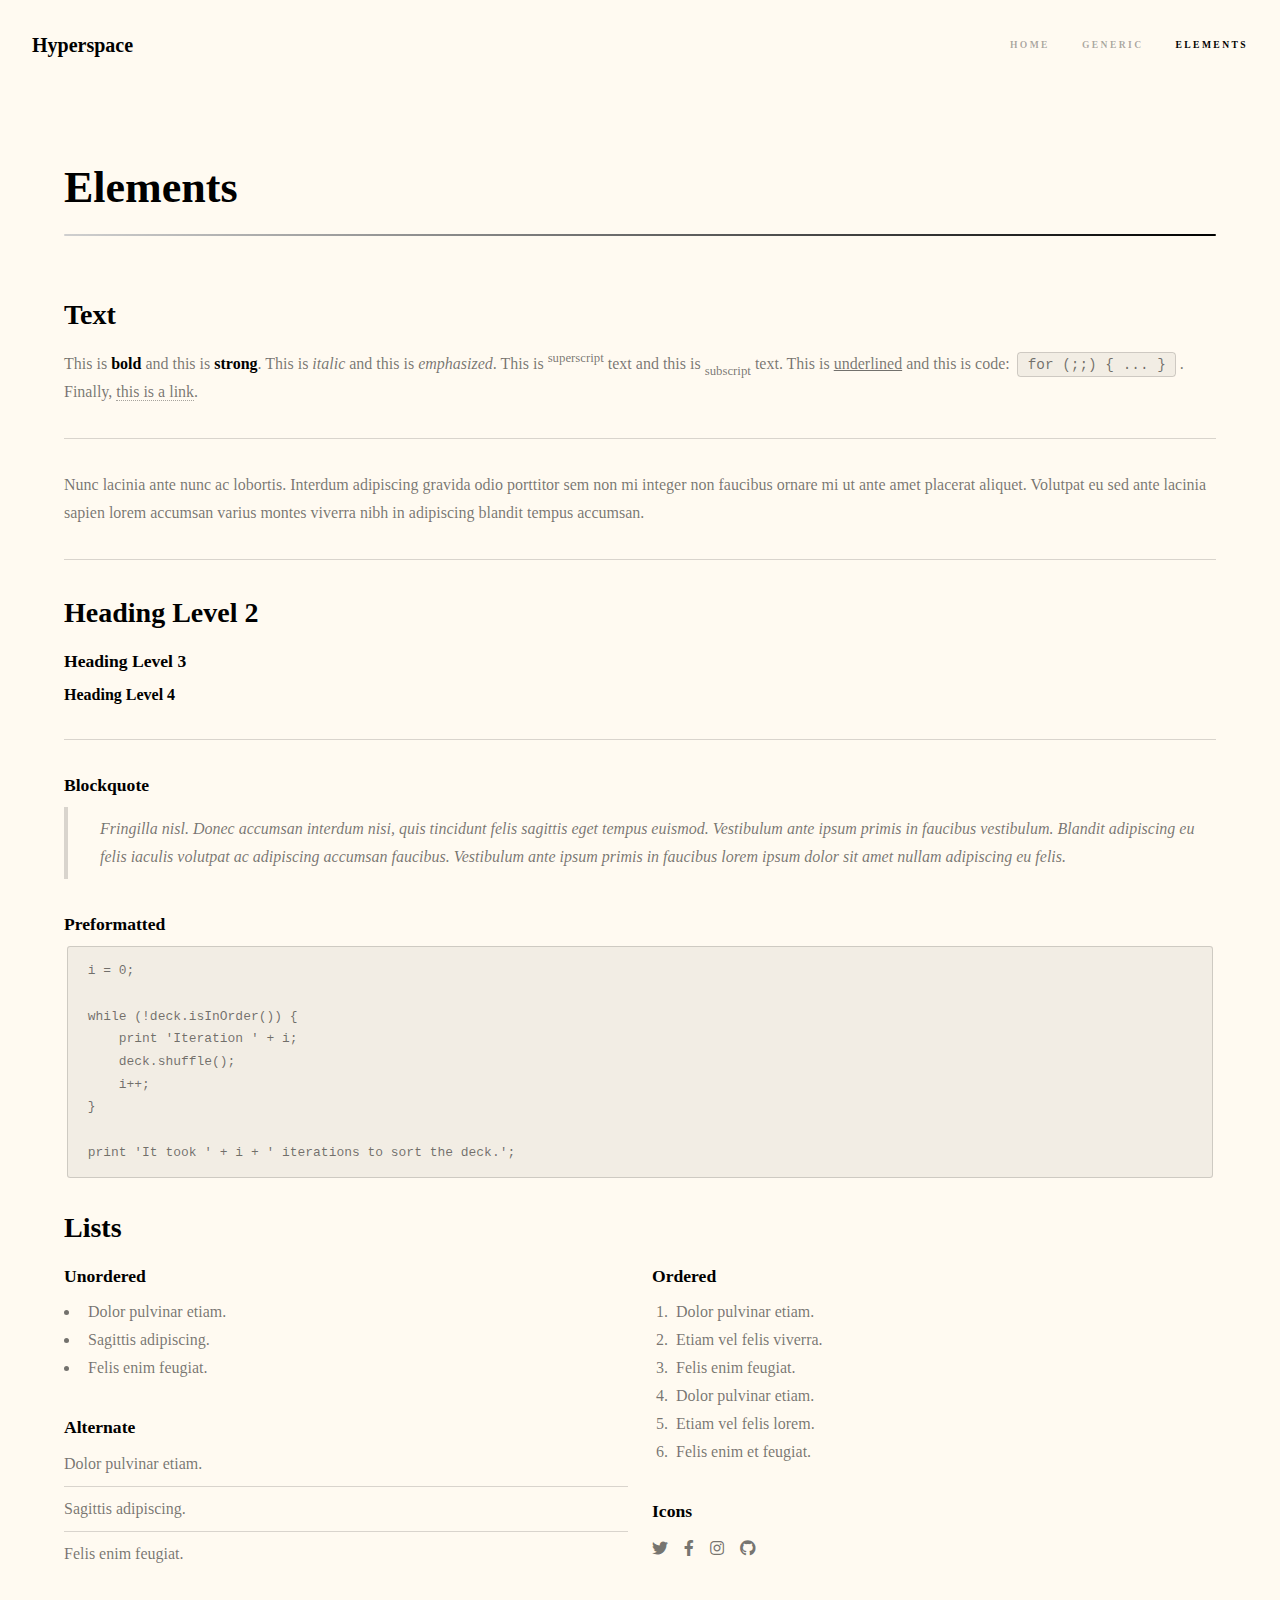
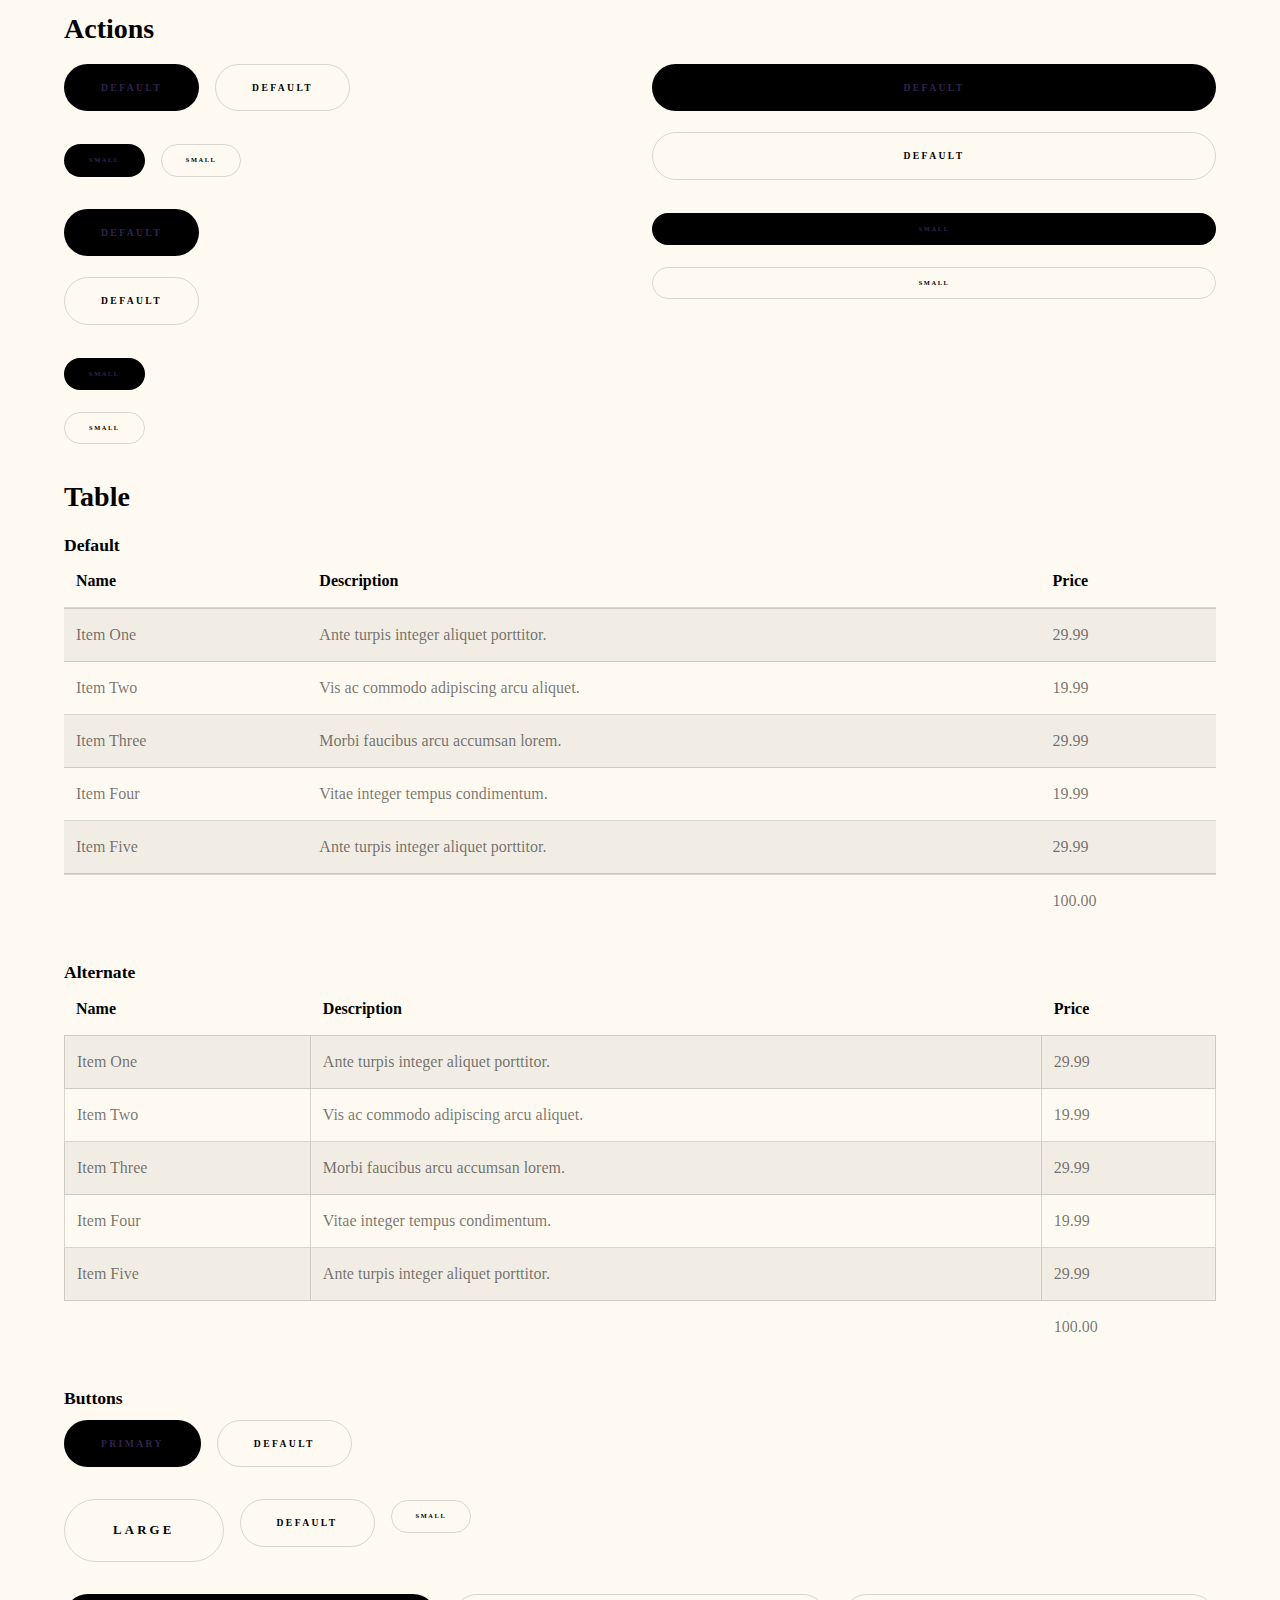
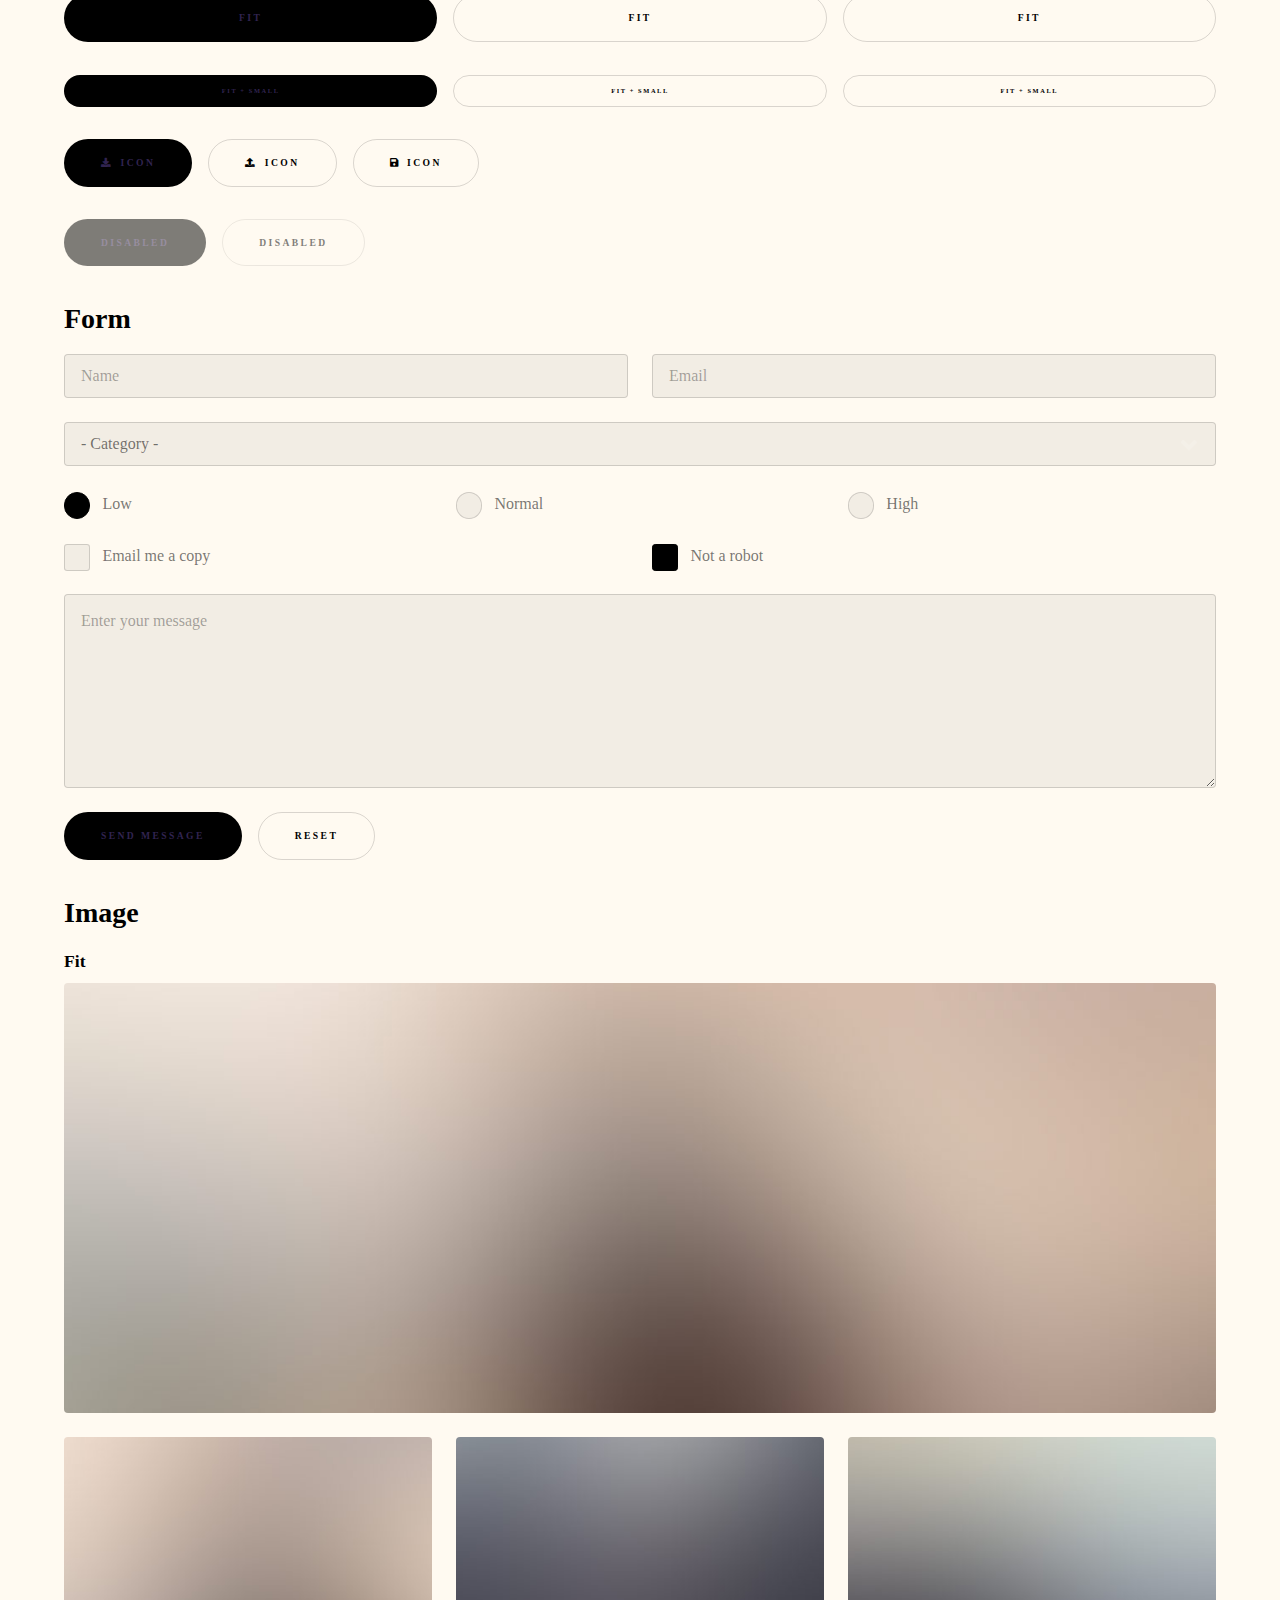
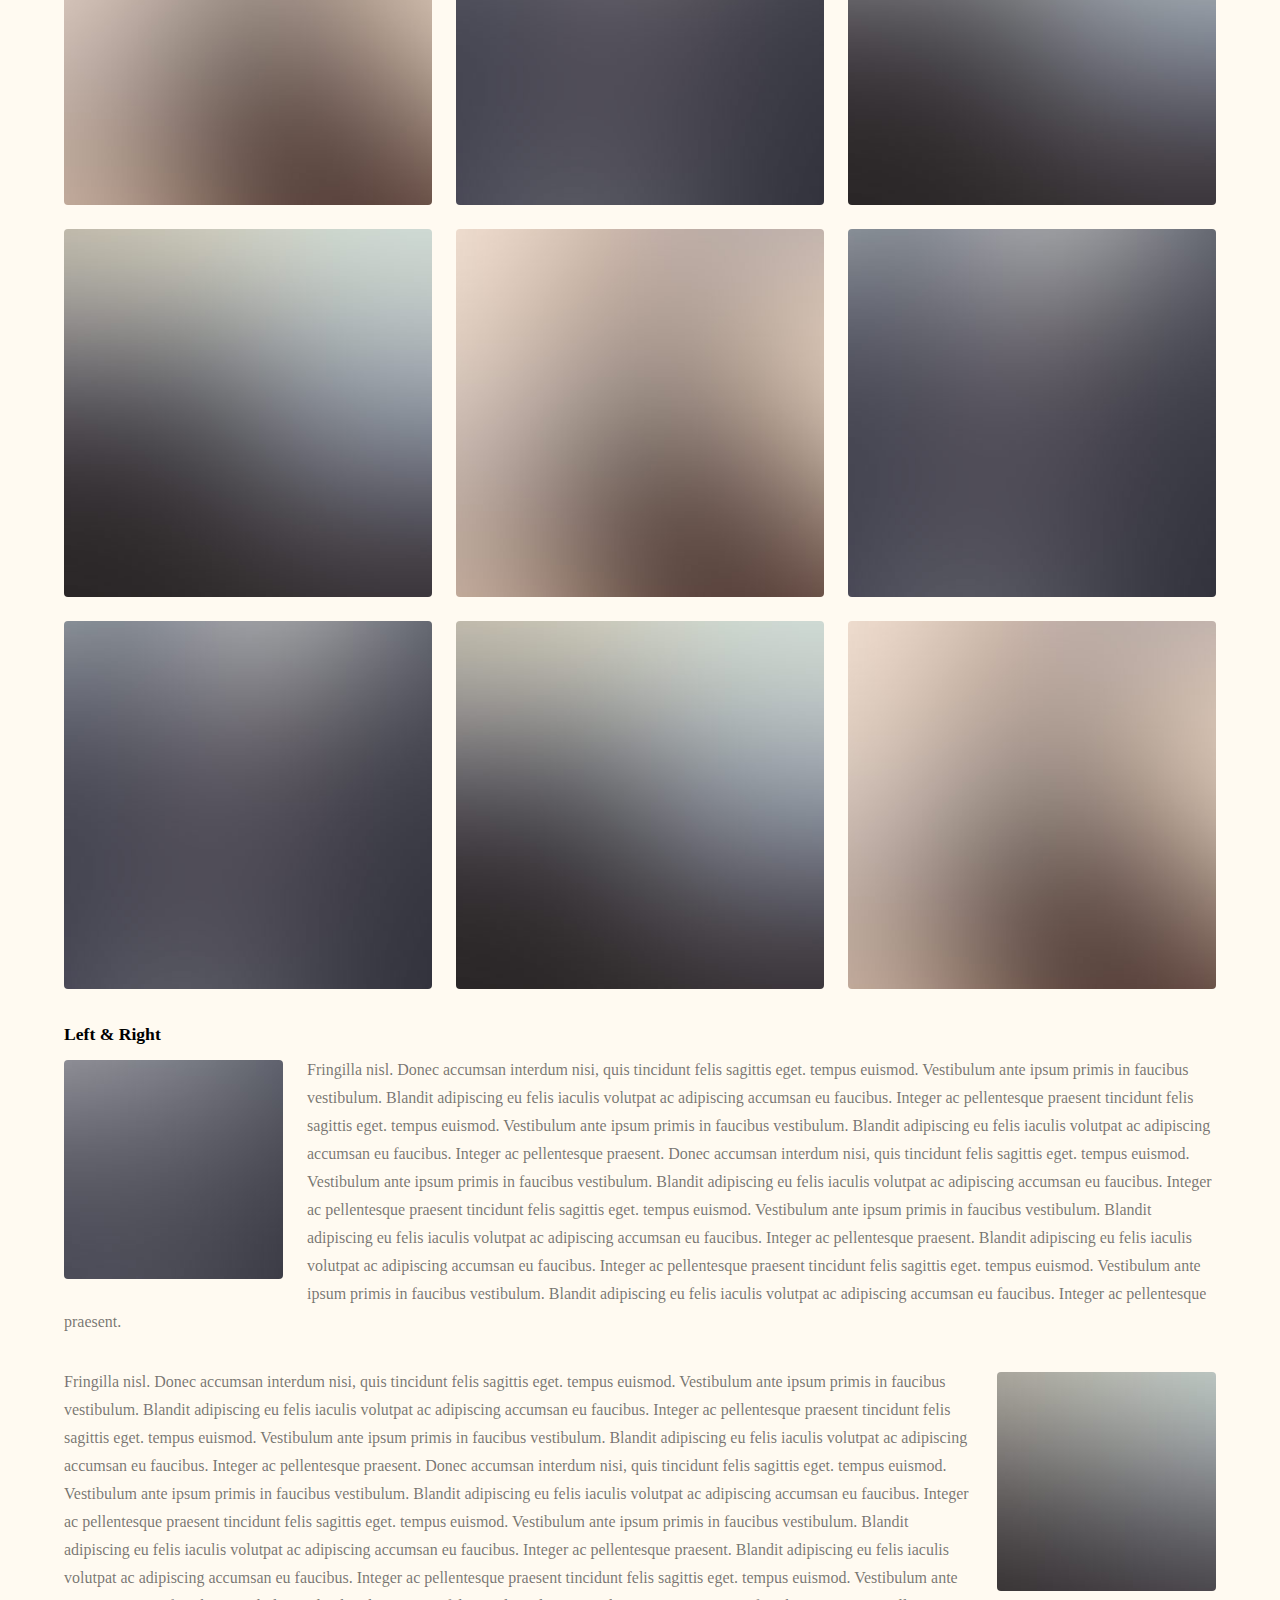
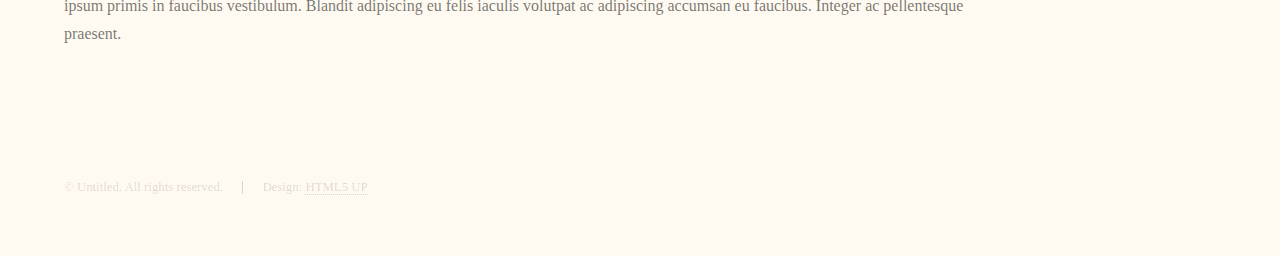
<file: elements.html>
<!DOCTYPE HTML>
<!--
	Hyperspace by HTML5 UP
	html5up.net | @ajlkn
	Free for personal and commercial use under the CCA 3.0 license (html5up.net/license)
-->
<html>
	<head>
		<title>Elements - Hyperspace by HTML5 UP</title>
		<meta charset="utf-8" />
		<meta name="viewport" content="width=device-width, initial-scale=1, user-scalable=no" />
		<link rel="stylesheet" href="assets/css/main.css" />
		<noscript><link rel="stylesheet" href="assets/css/noscript.css" /></noscript>
	</head>
	<body class="is-preload">

		<!-- Header -->
			<header id="header">
				<a href="index.html" class="title">Hyperspace</a>
				<nav>
					<ul>
						<li><a href="index.html">Home</a></li>
						<li><a href="generic.html">Generic</a></li>
						<li><a href="elements.html"  class="active">Elements</a></li>
					</ul>
				</nav>
			</header>

		<!-- Wrapper -->
			<div id="wrapper">

				<!-- Main -->
					<section id="main" class="wrapper">
						<div class="inner">
							<h1 class="major">Elements</h1>

							<!-- Text -->
								<section>
									<h2>Text</h2>
									<p>This is <b>bold</b> and this is <strong>strong</strong>. This is <i>italic</i> and this is <em>emphasized</em>.
									This is <sup>superscript</sup> text and this is <sub>subscript</sub> text.
									This is <u>underlined</u> and this is code: <code>for (;;) { ... }</code>. Finally, <a href="#">this is a link</a>.</p>
									<hr />
									<p>Nunc lacinia ante nunc ac lobortis. Interdum adipiscing gravida odio porttitor sem non mi integer non faucibus ornare mi ut ante amet placerat aliquet. Volutpat eu sed ante lacinia sapien lorem accumsan varius montes viverra nibh in adipiscing blandit tempus accumsan.</p>
									<hr />
									<h2>Heading Level 2</h2>
									<h3>Heading Level 3</h3>
									<h4>Heading Level 4</h4>
									<hr />
									<h3>Blockquote</h3>
									<blockquote>Fringilla nisl. Donec accumsan interdum nisi, quis tincidunt felis sagittis eget tempus euismod. Vestibulum ante ipsum primis in faucibus vestibulum. Blandit adipiscing eu felis iaculis volutpat ac adipiscing accumsan faucibus. Vestibulum ante ipsum primis in faucibus lorem ipsum dolor sit amet nullam adipiscing eu felis.</blockquote>
									<h3>Preformatted</h3>
									<pre><code>i = 0;

while (!deck.isInOrder()) {
    print 'Iteration ' + i;
    deck.shuffle();
    i++;
}

print 'It took ' + i + ' iterations to sort the deck.';</code></pre>
								</section>

							<!-- Lists -->
								<section>
									<h2>Lists</h2>
									<div class="row">
										<div class="col-6 col-12-medium">
											<h3>Unordered</h3>
											<ul>
												<li>Dolor pulvinar etiam.</li>
												<li>Sagittis adipiscing.</li>
												<li>Felis enim feugiat.</li>
											</ul>
											<h3>Alternate</h3>
											<ul class="alt">
												<li>Dolor pulvinar etiam.</li>
												<li>Sagittis adipiscing.</li>
												<li>Felis enim feugiat.</li>
											</ul>
										</div>
										<div class="col-6 col-12-medium">
											<h3>Ordered</h3>
											<ol>
												<li>Dolor pulvinar etiam.</li>
												<li>Etiam vel felis viverra.</li>
												<li>Felis enim feugiat.</li>
												<li>Dolor pulvinar etiam.</li>
												<li>Etiam vel felis lorem.</li>
												<li>Felis enim et feugiat.</li>
											</ol>
											<h3>Icons</h3>
											<ul class="icons">
												<li><a href="#" class="icon brands fa-twitter"><span class="label">Twitter</span></a></li>
												<li><a href="#" class="icon brands fa-facebook-f"><span class="label">Facebook</span></a></li>
												<li><a href="#" class="icon brands fa-instagram"><span class="label">Instagram</span></a></li>
												<li><a href="#" class="icon brands fa-github"><span class="label">Github</span></a></li>
											</ul>
										</div>
									</div>
									<h2>Actions</h2>
									<div class="row">
										<div class="col-6 col-12-medium">
											<ul class="actions">
												<li><a href="#" class="button primary">Default</a></li>
												<li><a href="#" class="button">Default</a></li>
											</ul>
											<ul class="actions small">
												<li><a href="#" class="button primary small">Small</a></li>
												<li><a href="#" class="button small">Small</a></li>
											</ul>
											<ul class="actions stacked">
												<li><a href="#" class="button primary">Default</a></li>
												<li><a href="#" class="button">Default</a></li>
											</ul>
											<ul class="actions stacked">
												<li><a href="#" class="button primary small">Small</a></li>
												<li><a href="#" class="button small">Small</a></li>
											</ul>
										</div>
										<div class="col-6 col-12-medium">
											<ul class="actions stacked">
												<li><a href="#" class="button primary fit">Default</a></li>
												<li><a href="#" class="button fit">Default</a></li>
											</ul>
											<ul class="actions stacked">
												<li><a href="#" class="button primary small fit">Small</a></li>
												<li><a href="#" class="button small fit">Small</a></li>
											</ul>
										</div>
									</div>
								</section>

							<!-- Table -->
								<section>
									<h2>Table</h2>
									<h3>Default</h3>
									<div class="table-wrapper">
										<table>
											<thead>
												<tr>
													<th>Name</th>
													<th>Description</th>
													<th>Price</th>
												</tr>
											</thead>
											<tbody>
												<tr>
													<td>Item One</td>
													<td>Ante turpis integer aliquet porttitor.</td>
													<td>29.99</td>
												</tr>
												<tr>
													<td>Item Two</td>
													<td>Vis ac commodo adipiscing arcu aliquet.</td>
													<td>19.99</td>
												</tr>
												<tr>
													<td>Item Three</td>
													<td> Morbi faucibus arcu accumsan lorem.</td>
													<td>29.99</td>
												</tr>
												<tr>
													<td>Item Four</td>
													<td>Vitae integer tempus condimentum.</td>
													<td>19.99</td>
												</tr>
												<tr>
													<td>Item Five</td>
													<td>Ante turpis integer aliquet porttitor.</td>
													<td>29.99</td>
												</tr>
											</tbody>
											<tfoot>
												<tr>
													<td colspan="2"></td>
													<td>100.00</td>
												</tr>
											</tfoot>
										</table>
									</div>

									<h3>Alternate</h3>
									<div class="table-wrapper">
										<table class="alt">
											<thead>
												<tr>
													<th>Name</th>
													<th>Description</th>
													<th>Price</th>
												</tr>
											</thead>
											<tbody>
												<tr>
													<td>Item One</td>
													<td>Ante turpis integer aliquet porttitor.</td>
													<td>29.99</td>
												</tr>
												<tr>
													<td>Item Two</td>
													<td>Vis ac commodo adipiscing arcu aliquet.</td>
													<td>19.99</td>
												</tr>
												<tr>
													<td>Item Three</td>
													<td> Morbi faucibus arcu accumsan lorem.</td>
													<td>29.99</td>
												</tr>
												<tr>
													<td>Item Four</td>
													<td>Vitae integer tempus condimentum.</td>
													<td>19.99</td>
												</tr>
												<tr>
													<td>Item Five</td>
													<td>Ante turpis integer aliquet porttitor.</td>
													<td>29.99</td>
												</tr>
											</tbody>
											<tfoot>
												<tr>
													<td colspan="2"></td>
													<td>100.00</td>
												</tr>
											</tfoot>
										</table>
									</div>
								</section>

							<!-- Buttons -->
								<section>
									<h3>Buttons</h3>
									<ul class="actions">
										<li><a href="#" class="button primary">Primary</a></li>
										<li><a href="#" class="button">Default</a></li>
									</ul>
									<ul class="actions">
										<li><a href="#" class="button large">Large</a></li>
										<li><a href="#" class="button">Default</a></li>
										<li><a href="#" class="button small">Small</a></li>
									</ul>
									<ul class="actions fit">
										<li><a href="#" class="button primary fit">Fit</a></li>
										<li><a href="#" class="button fit">Fit</a></li>
										<li><a href="#" class="button fit">Fit</a></li>
									</ul>
									<ul class="actions fit small">
										<li><a href="#" class="button primary fit small">Fit + Small</a></li>
										<li><a href="#" class="button fit small">Fit + Small</a></li>
										<li><a href="#" class="button fit small">Fit + Small</a></li>
									</ul>
									<ul class="actions">
										<li><a href="#" class="button primary icon solid fa-download">Icon</a></li>
										<li><a href="#" class="button icon solid fa-upload">Icon</a></li>
										<li><a href="#" class="button icon solid fa-save">Icon</a></li>
									</ul>
									<ul class="actions">
										<li><span class="button primary disabled">Disabled</span></li>
										<li><span class="button disabled">Disabled</span></li>
									</ul>
								</section>

							<!-- Form -->
								<section>
									<h2>Form</h2>
									<form method="post" action="#">
										<div class="row gtr-uniform">
											<div class="col-6 col-12-xsmall">
												<input type="text" name="demo-name" id="demo-name" value="" placeholder="Name" />
											</div>
											<div class="col-6 col-12-xsmall">
												<input type="email" name="demo-email" id="demo-email" value="" placeholder="Email" />
											</div>
											<div class="col-12">
												<select name="demo-category" id="demo-category">
													<option value="">- Category -</option>
													<option value="1">Manufacturing</option>
													<option value="1">Shipping</option>
													<option value="1">Administration</option>
													<option value="1">Human Resources</option>
												</select>
											</div>
											<div class="col-4 col-12-small">
												<input type="radio" id="demo-priority-low" name="demo-priority" checked>
												<label for="demo-priority-low">Low</label>
											</div>
											<div class="col-4 col-12-small">
												<input type="radio" id="demo-priority-normal" name="demo-priority">
												<label for="demo-priority-normal">Normal</label>
											</div>
											<div class="col-4 col-12-small">
												<input type="radio" id="demo-priority-high" name="demo-priority">
												<label for="demo-priority-high">High</label>
											</div>
											<div class="col-6 col-12-small">
												<input type="checkbox" id="demo-copy" name="demo-copy">
												<label for="demo-copy">Email me a copy</label>
											</div>
											<div class="col-6 col-12-small">
												<input type="checkbox" id="demo-human" name="demo-human" checked>
												<label for="demo-human">Not a robot</label>
											</div>
											<div class="col-12">
												<textarea name="demo-message" id="demo-message" placeholder="Enter your message" rows="6"></textarea>
											</div>
											<div class="col-12">
												<ul class="actions">
													<li><input type="submit" value="Send Message" class="primary" /></li>
													<li><input type="reset" value="Reset" /></li>
												</ul>
											</div>
										</div>
									</form>
								</section>

							<!-- Image -->
								<section>
									<h2>Image</h2>
									<h3>Fit</h3>
									<div class="box alt">
										<div class="row gtr-uniform">
											<div class="col-12"><span class="image fit"><img src="images/pic04.jpg" alt="" /></span></div>
											<div class="col-4"><span class="image fit"><img src="images/pic01.jpg" alt="" /></span></div>
											<div class="col-4"><span class="image fit"><img src="images/pic02.jpg" alt="" /></span></div>
											<div class="col-4"><span class="image fit"><img src="images/pic03.jpg" alt="" /></span></div>
											<div class="col-4"><span class="image fit"><img src="images/pic03.jpg" alt="" /></span></div>
											<div class="col-4"><span class="image fit"><img src="images/pic01.jpg" alt="" /></span></div>
											<div class="col-4"><span class="image fit"><img src="images/pic02.jpg" alt="" /></span></div>
											<div class="col-4"><span class="image fit"><img src="images/pic02.jpg" alt="" /></span></div>
											<div class="col-4"><span class="image fit"><img src="images/pic03.jpg" alt="" /></span></div>
											<div class="col-4"><span class="image fit"><img src="images/pic01.jpg" alt="" /></span></div>
										</div>
									</div>
									<h3>Left &amp; Right</h3>
									<p><span class="image left"><img src="images/pic05.jpg" alt="" /></span>Fringilla nisl. Donec accumsan interdum nisi, quis tincidunt felis sagittis eget. tempus euismod. Vestibulum ante ipsum primis in faucibus vestibulum. Blandit adipiscing eu felis iaculis volutpat ac adipiscing accumsan eu faucibus. Integer ac pellentesque praesent tincidunt felis sagittis eget. tempus euismod. Vestibulum ante ipsum primis in faucibus vestibulum. Blandit adipiscing eu felis iaculis volutpat ac adipiscing accumsan eu faucibus. Integer ac pellentesque praesent. Donec accumsan interdum nisi, quis tincidunt felis sagittis eget. tempus euismod. Vestibulum ante ipsum primis in faucibus vestibulum. Blandit adipiscing eu felis iaculis volutpat ac adipiscing accumsan eu faucibus. Integer ac pellentesque praesent tincidunt felis sagittis eget. tempus euismod. Vestibulum ante ipsum primis in faucibus vestibulum. Blandit adipiscing eu felis iaculis volutpat ac adipiscing accumsan eu faucibus. Integer ac pellentesque praesent. Blandit adipiscing eu felis iaculis volutpat ac adipiscing accumsan eu faucibus. Integer ac pellentesque praesent tincidunt felis sagittis eget. tempus euismod. Vestibulum ante ipsum primis in faucibus vestibulum. Blandit adipiscing eu felis iaculis volutpat ac adipiscing accumsan eu faucibus. Integer ac pellentesque praesent.</p>
									<p><span class="image right"><img src="images/pic06.jpg" alt="" /></span>Fringilla nisl. Donec accumsan interdum nisi, quis tincidunt felis sagittis eget. tempus euismod. Vestibulum ante ipsum primis in faucibus vestibulum. Blandit adipiscing eu felis iaculis volutpat ac adipiscing accumsan eu faucibus. Integer ac pellentesque praesent tincidunt felis sagittis eget. tempus euismod. Vestibulum ante ipsum primis in faucibus vestibulum. Blandit adipiscing eu felis iaculis volutpat ac adipiscing accumsan eu faucibus. Integer ac pellentesque praesent. Donec accumsan interdum nisi, quis tincidunt felis sagittis eget. tempus euismod. Vestibulum ante ipsum primis in faucibus vestibulum. Blandit adipiscing eu felis iaculis volutpat ac adipiscing accumsan eu faucibus. Integer ac pellentesque praesent tincidunt felis sagittis eget. tempus euismod. Vestibulum ante ipsum primis in faucibus vestibulum. Blandit adipiscing eu felis iaculis volutpat ac adipiscing accumsan eu faucibus. Integer ac pellentesque praesent. Blandit adipiscing eu felis iaculis volutpat ac adipiscing accumsan eu faucibus. Integer ac pellentesque praesent tincidunt felis sagittis eget. tempus euismod. Vestibulum ante ipsum primis in faucibus vestibulum. Blandit adipiscing eu felis iaculis volutpat ac adipiscing accumsan eu faucibus. Integer ac pellentesque praesent.</p>
								</section>

						</div>
					</section>

			</div>

		<!-- Footer -->
			<footer id="footer" class="wrapper alt">
				<div class="inner">
					<ul class="menu">
						<li>&copy; Untitled. All rights reserved.</li><li>Design: <a href="http://html5up.net">HTML5 UP</a></li>
					</ul>
				</div>
			</footer>

		<!-- Scripts -->
			<script src="assets/js/jquery.min.js"></script>
			<script src="assets/js/jquery.scrollex.min.js"></script>
			<script src="assets/js/jquery.scrolly.min.js"></script>
			<script src="assets/js/browser.min.js"></script>
			<script src="assets/js/breakpoints.min.js"></script>
			<script src="assets/js/util.js"></script>
			<script src="assets/js/main.js"></script>

	</body>
</html>
</file>
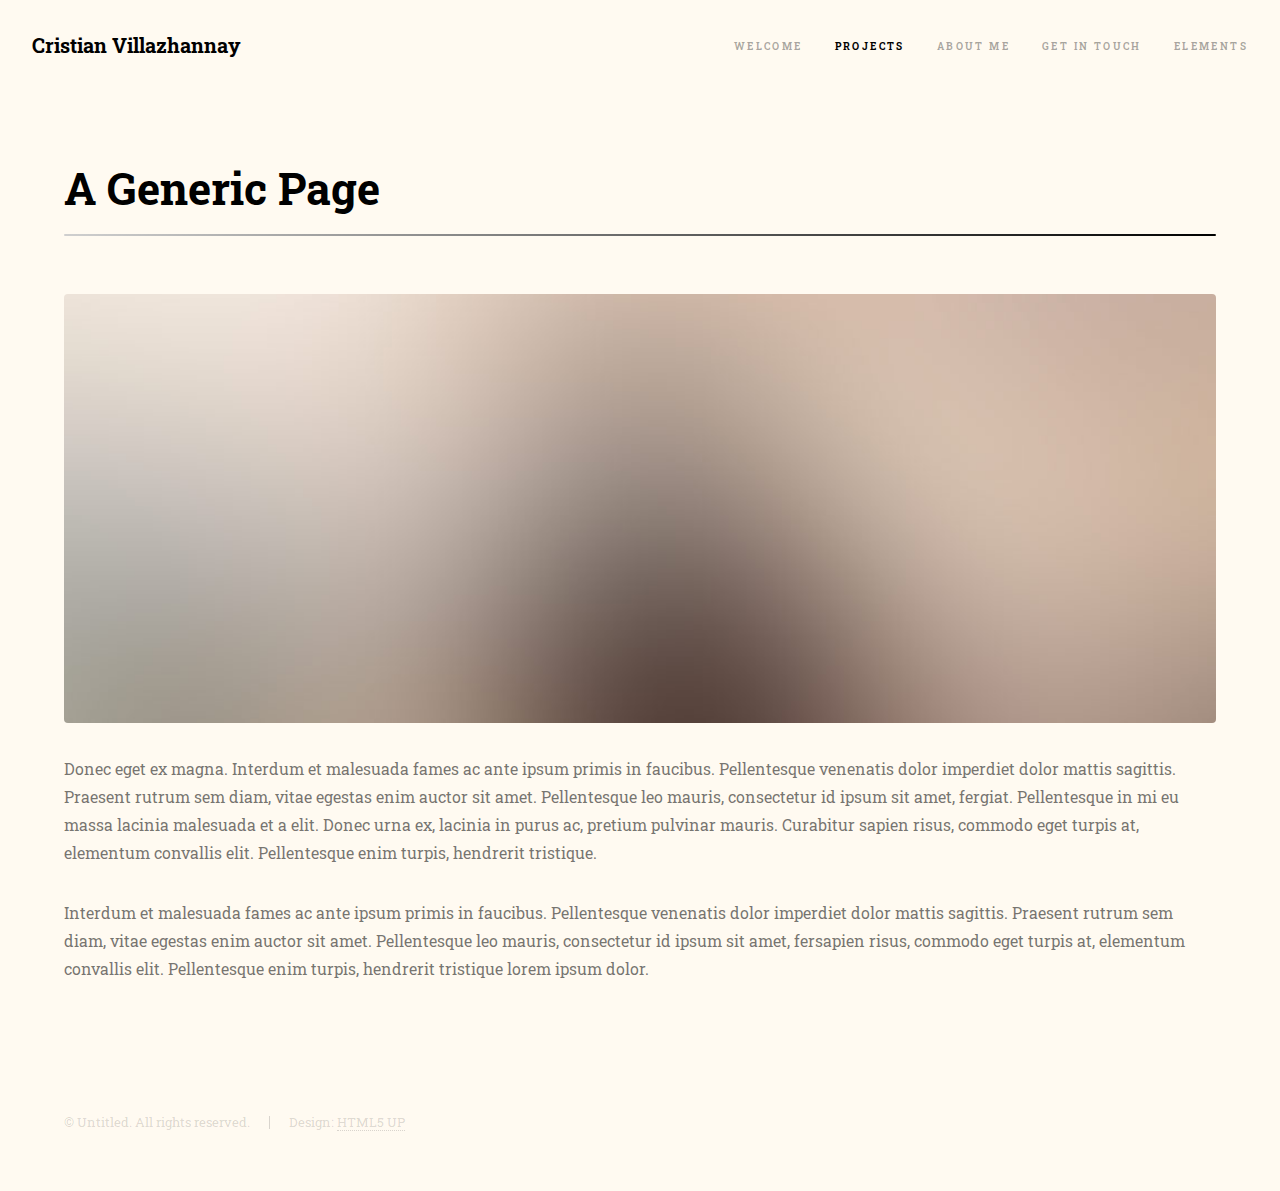
<file: generic.html>
<!DOCTYPE HTML>
<!--
	Hyperspace by HTML5 UP
	html5up.net | @ajlkn
	Free for personal and commercial use under the CCA 3.0 license (html5up.net/license)
-->
<html>
	<head>
		<title>Generic</title>
		<meta charset="utf-8" />
		<meta name="viewport" content="width=device-width, initial-scale=1, user-scalable=no" />
		<link rel="stylesheet" href="assets/css/main.css" />
		<noscript><link rel="stylesheet" href="assets/css/noscript.css" /></noscript>

		<!-- Google Fonts Import -->
		<link rel="preconnect" href="https://fonts.googleapis.com">
		<link rel="preconnect" href="https://fonts.gstatic.com" crossorigin>
		<link href="https://fonts.googleapis.com/css2?family=Roboto+Slab:wght@100;200;300;400&display=swap" rel="stylesheet">
	</head>
	<body class="is-preload">

		<!-- Header -->
			<header id="header">
				<a href="index.html" class="title">Cristian Villazhannay</a>
				<nav>
					<ul>
						<li><a href="index.html">Welcome</a></li>
						<li><a href="index.html#one" class="active">Projects</a></li>
						<li><a href="index.html#two">About Me</a></li>
						<li><a href="index.html#three">Get in Touch</a></li>
						<li><a href="elements.html">Elements</a></li>

					</ul>
				</nav>
			</header>

		<!-- Wrapper -->
			<div id="wrapper">

				<!-- Main -->
					<section id="main" class="wrapper">
						<div class="inner">
							<h1 class="major">A Generic Page</h1>
							<span class="image fit"><img src="images/pic04.jpg" alt="" /></span>
							<p>Donec eget ex magna. Interdum et malesuada fames ac ante ipsum primis in faucibus. Pellentesque venenatis dolor imperdiet dolor mattis sagittis. Praesent rutrum sem diam, vitae egestas enim auctor sit amet. Pellentesque leo mauris, consectetur id ipsum sit amet, fergiat. Pellentesque in mi eu massa lacinia malesuada et a elit. Donec urna ex, lacinia in purus ac, pretium pulvinar mauris. Curabitur sapien risus, commodo eget turpis at, elementum convallis elit. Pellentesque enim turpis, hendrerit tristique.</p>
							<p>Interdum et malesuada fames ac ante ipsum primis in faucibus. Pellentesque venenatis dolor imperdiet dolor mattis sagittis. Praesent rutrum sem diam, vitae egestas enim auctor sit amet. Pellentesque leo mauris, consectetur id ipsum sit amet, fersapien risus, commodo eget turpis at, elementum convallis elit. Pellentesque enim turpis, hendrerit tristique lorem ipsum dolor.</p>
						</div>
					</section>

			</div>

		<!-- Footer -->
			<footer id="footer" class="wrapper alt">
				<div class="inner">
					<ul class="menu">
						<li>&copy; Untitled. All rights reserved.</li><li>Design: <a href="http://html5up.net">HTML5 UP</a></li>
					</ul>
				</div>
			</footer>

		<!-- Scripts -->
			<script src="assets/js/jquery.min.js"></script>
			<script src="assets/js/jquery.scrollex.min.js"></script>
			<script src="assets/js/jquery.scrolly.min.js"></script>
			<script src="assets/js/browser.min.js"></script>
			<script src="assets/js/breakpoints.min.js"></script>
			<script src="assets/js/util.js"></script>
			<script src="assets/js/main.js"></script>

	</body>
</html>
</file>
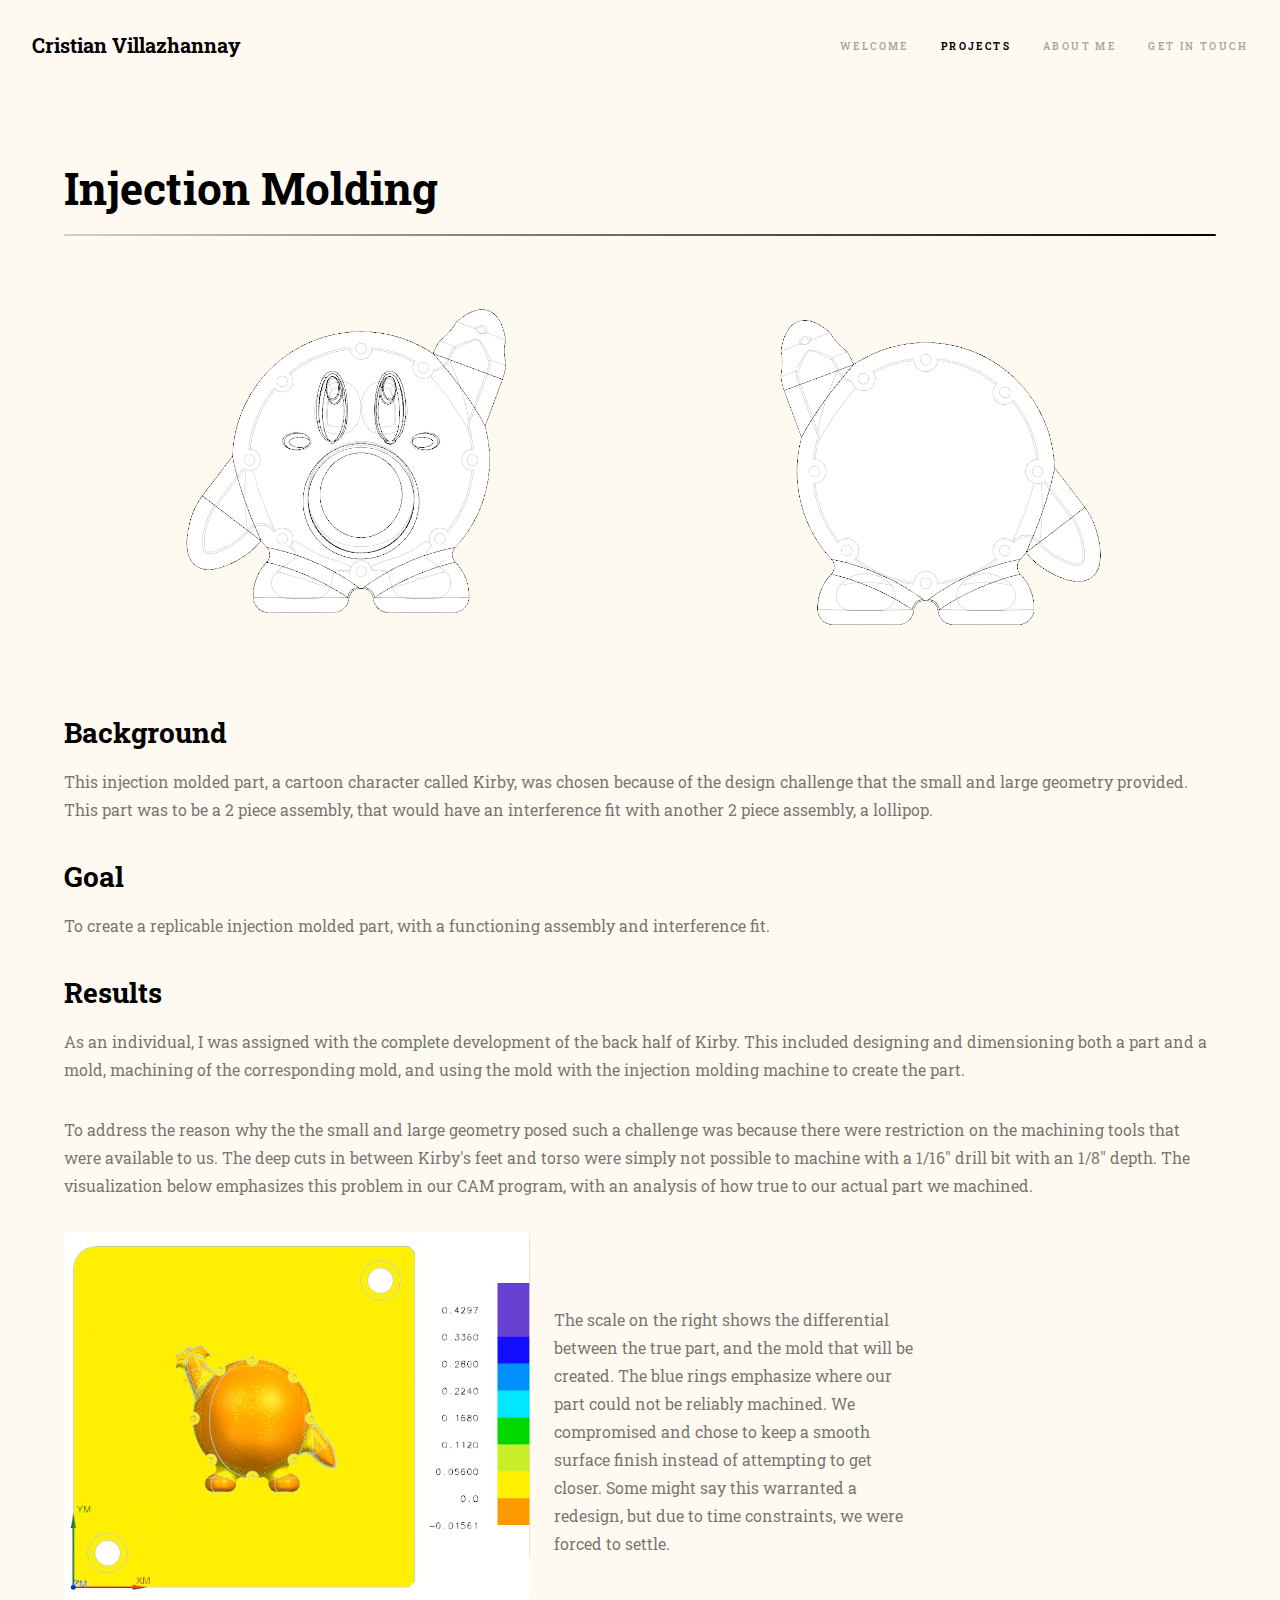
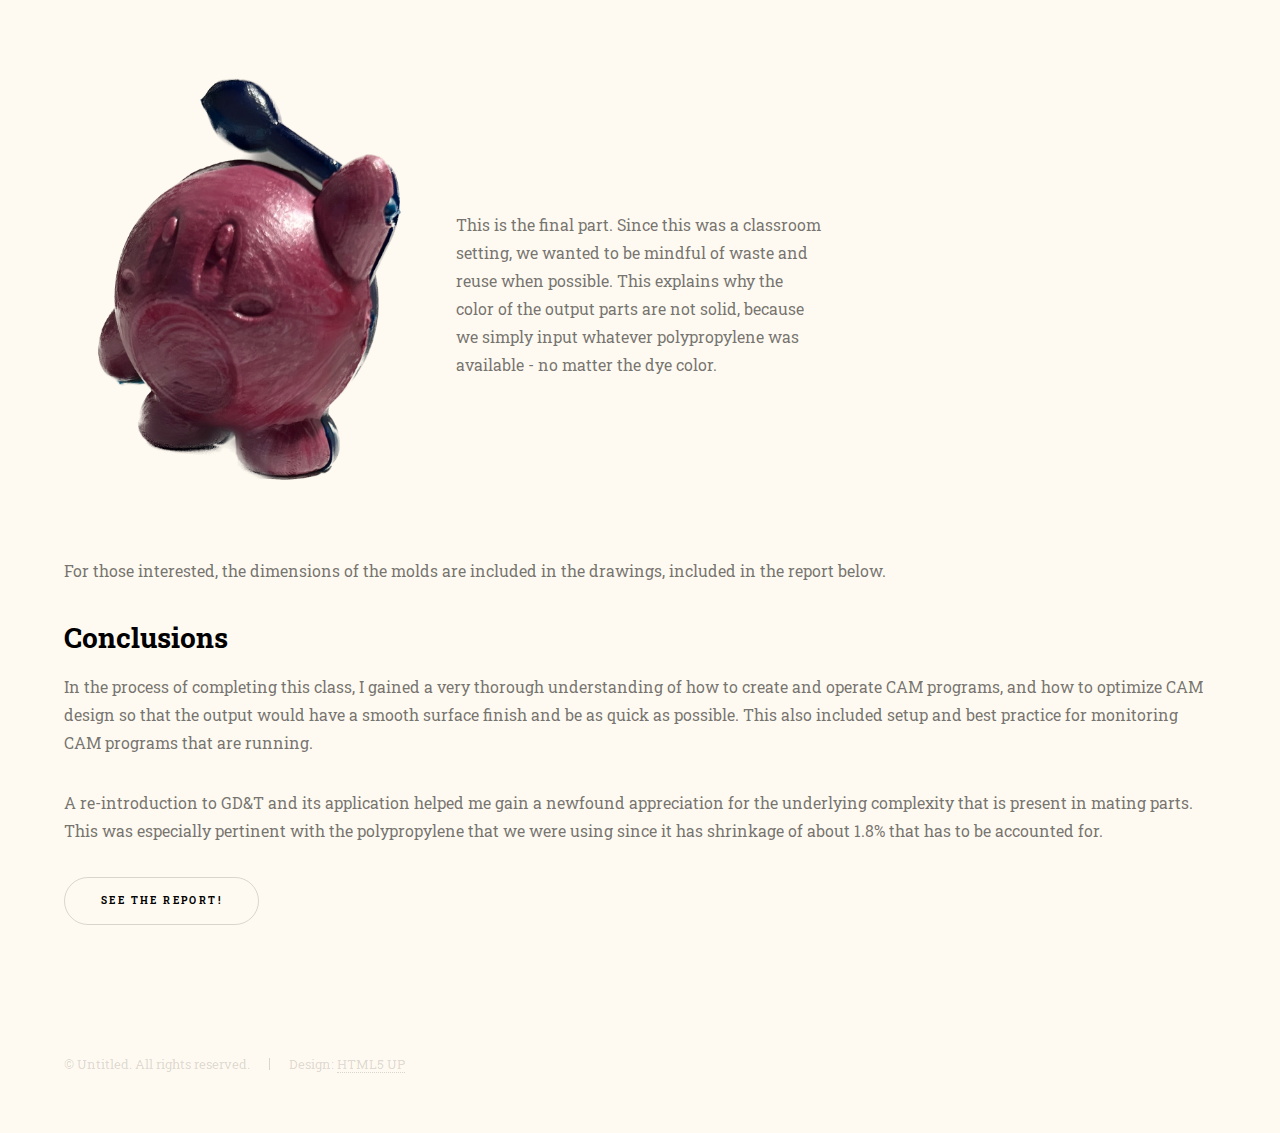
<file: Injection-Molding.html>
<!DOCTYPE HTML>
<!--
	Hyperspace by HTML5 UP
	html5up.net | @ajlkn
	Free for personal and commercial use under the CCA 3.0 license (html5up.net/license)
-->
<html>
	<head>
		<title>Injection Molding</title>
		<meta charset="utf-8" />
		<meta name="viewport" content="width=device-width, initial-scale=1, user-scalable=no" />
		<link rel="stylesheet" href="assets/css/main.css" />
		<noscript><link rel="stylesheet" href="assets/css/noscript.css" /></noscript>

		<!-- Google Fonts Import -->
		<link rel="preconnect" href="https://fonts.googleapis.com">
		<link rel="preconnect" href="https://fonts.gstatic.com" crossorigin>
		<link href="https://fonts.googleapis.com/css2?family=Roboto+Slab:wght@100;200;300;400&display=swap" rel="stylesheet">
	</head>
	<body class="is-preload">

		<!-- Header -->
			<header id="header">
				<a href="index.html" class="title">Cristian Villazhannay</a>
				<nav>
					<ul>
						<li><a href="index.html">Welcome</a></li>
						<li><a href="index.html#one" class="active">Projects</a></li>
						<li><a href="index.html#two">About Me</a></li>
						<li><a href="index.html#three">Get in Touch</a></li>
						<!--
						<li><a href="elements.html">Elements</a></li>
						-->

					</ul>
				</nav>
			</header>

		<!-- Wrapper -->
			<div id="wrapper">

				<!-- Main -->
					<section id="main" class="wrapper">
						<div class="inner">
							<h1 class="major">Injection Molding</h1>

							<div class="box alt">
								<div class="row aln-middle">
											
									<div class="col-6"><span class="image fit"><img src="images/Kirby-Front-Wire.png" alt=""></span></div>
									<div class="col-6"><span class="image fit"><img src="images/Kirby-Back-Wire.png" alt=""></span></div>
		
								</div>
							</div>

							<h2>Background</h2>
							<p>This injection molded part, a cartoon character called Kirby, was chosen because of the design challenge that the small and large geometry provided. This part was to be a 2 piece assembly, that would have an interference fit with another 2 piece assembly, a lollipop.</p>

							<h2>Goal</h2>
							<p>To create a replicable injection molded part, with a functioning assembly and interference fit. </p>

							<h2>Results</h2>
							<p>As an individual, I was assigned with the complete development of the back half of Kirby. This included designing and dimensioning both a part and a mold, machining of the corresponding mold, and using the mold with the injection molding machine to create the part.</p>

							<p>To address the reason why the the small and large geometry posed such a challenge was because there were restriction on the machining tools that were available to us. The deep cuts in between Kirby's feet and torso were simply not possible to machine with a 1/16" drill bit with an 1/8" depth. The visualization below emphasizes this problem in our CAM program, with an analysis of how true to our actual part we machined.</p>

							<div class="box alt">
								<div class="row aln-middle">
											
									<div class="col-5"><span class="image fit"><img src="images/kirby-cam.png" alt=""></span></div>
											
											
									<div class="col-4"><p>The scale on the right shows the differential between the true part, and the mold that will be created. The blue rings emphasize where our part could not be reliably machined. We compromised and chose to keep a smooth surface finish instead of attempting to get closer. Some might say this warranted a redesign, but due to time constraints, we were forced to settle.</p></div>

								</div>
							</div>

							<div class="box alt">
								<div class="row aln-middle">
											
									<div class="col-4"><span class="image fit"><img src="images/standing-kirby.png" alt=""></span></div>
											
											
									<div class="col-4"><p>This is the final part. Since this was a classroom setting, we wanted to be mindful of waste and reuse when possible. This explains why the color of the output parts are not solid, because we simply input whatever polypropylene was available - no matter the dye color. </p></div>

								</div>
							</div>

							<p>For those interested, the dimensions of the molds are included in the drawings, included in the report below. </p>


							<h2>Conclusions</h2>
							<p>In the process of completing this class, I gained a very thorough understanding of how to create and operate CAM programs, and how to optimize CAM design so that the output would have a smooth surface finish and be as quick as possible. This also included setup and best practice for monitoring CAM programs that are running.</p>

							<p>A re-introduction to GD&T and its application helped me gain a newfound appreciation for the underlying complexity that is present in mating parts. This was especially pertinent with the polypropylene that we were using since it has shrinkage of about 1.8% that has to be accounted for.</p>

							<ul class="actions">
								<li><a href="reports/ME340-Final-Report.pdf" class="button" target="_blank">See the report!</a></li>
							</ul>
						</div>
					</section>

			</div>

		<!-- Footer -->
			<footer id="footer" class="wrapper alt">
				<div class="inner">
					<ul class="menu">
						<li>&copy; Untitled. All rights reserved.</li><li>Design: <a href="http://html5up.net">HTML5 UP</a></li>
					</ul>
				</div>
			</footer>

		<!-- Scripts -->
			<script src="assets/js/jquery.min.js"></script>
			<script src="assets/js/jquery.scrollex.min.js"></script>
			<script src="assets/js/jquery.scrolly.min.js"></script>
			<script src="assets/js/browser.min.js"></script>
			<script src="assets/js/breakpoints.min.js"></script>
			<script src="assets/js/util.js"></script>
			<script src="assets/js/main.js"></script>

	</body>
</html>
</file>
<file: assets/css/noscript.css>
/*
	Hyperspace by HTML5 UP
	html5up.net | @ajlkn
	Free for personal and commercial use under the CCA 3.0 license (html5up.net/license)
*/

/* Spotlights */

	.spotlights > section > .image:before {
		opacity: 0 !important;
	}

	.spotlights > section > .content > .inner {
		-moz-transform: none !important;
		-webkit-transform: none !important;
		-ms-transform: none !important;
		transform: none !important;
		opacity: 1 !important;
	}

/* Wrapper */

	.wrapper > .inner {
		opacity: 1 !important;
		-moz-transform: none !important;
		-webkit-transform: none !important;
		-ms-transform: none !important;
		transform: none !important;
	}

/* Sidebar */

	#sidebar > .inner {
		opacity: 1 !important;
	}

	#sidebar nav > ul > li {
		-moz-transform: none !important;
		-webkit-transform: none !important;
		-ms-transform: none !important;
		transform: none !important;
		opacity: 1 !important;
	}
</file>
<file: assets/css/main.css>
@import url(fontawesome-all.min.css);

/*
	Hyperspace by HTML5 UP
	html5up.net | @ajlkn
	Free for personal and commercial use under the CCA 3.0 license (html5up.net/license)
*/

html, body, div, span, applet, object,
iframe, h1, h2, h3, h4, h5, h6, p, blockquote,
pre, a, abbr, acronym, address, big, cite,
code, del, dfn, em, img, ins, kbd, q, s, samp,
small, strike, strong, sub, sup, tt, var, b,
u, i, center, dl, dt, dd, ol, ul, li, fieldset,
form, label, legend, table, caption, tbody,
tfoot, thead, tr, th, td, article, aside,
canvas, details, embed, figure, figcaption,
footer, header, hgroup, menu, nav, output, ruby,
section, summary, time, mark, audio, video {
	margin: 0;
	padding: 0;
	border: 0;
	font-size: 100%;
	font: inherit;
	vertical-align: baseline;}

article, aside, details, figcaption, figure,
footer, header, hgroup, menu, nav, section {
	display: block;}

body {
	line-height: 1;
}

ol, ul {
	list-style: none;
}

blockquote, q {
	quotes: none;
}

	blockquote:before, blockquote:after, q:before, q:after {
		content: '';
		content: none;
	}

table {
	border-collapse: collapse;
	border-spacing: 0;
}

body {
	-webkit-text-size-adjust: none;
}

mark {
	background-color: transparent;
	color: inherit;
}

input::-moz-focus-inner {
	border: 0;
	padding: 0;
}

input, select, textarea {
	-moz-appearance: none;
	-webkit-appearance: none;
	-ms-appearance: none;
	appearance: none;
}

/* Basic */

	@-ms-viewport {
		width: device-width;
	}

	body {
		-ms-overflow-style: scrollbar;
	}

	@media screen and (max-width: 480px) {

		html, body {
			min-width: 320px;
		}

	}

	html {
		box-sizing: border-box;
	}

	*, *:before, *:after {
		box-sizing: inherit;
	}

	body {
		/* Makes sure that when the user pulls on the screen, that it is contiguous with
		the desired color.*/
		background: #FFFAF1;
	}

		body.is-preload *, body.is-preload *:before, body.is-preload *:after {
			-moz-animation: none !important;
			-webkit-animation: none !important;
			-ms-animation: none !important;
			animation: none !important;
			-moz-transition: none !important;
			-webkit-transition: none !important;
			-ms-transition: none !important;
			transition: none !important;
		}

/* Type */

	body, input, select, textarea {
		color: rgba(0, 0, 0, 0.55);
		font-family: 'Roboto Slab', serif;
		font-size: 16.5pt;
		font-weight: normal;
		line-height: 1.75;
	}

		@media screen and (max-width: 1680px) {

			body, input, select, textarea {
				font-size: 13pt;
			}

		}

		@media screen and (max-width: 1280px) {

			body, input, select, textarea {
				font-size: 12pt;
			}

		}

		@media screen and (max-width: 360px) {

			body, input, select, textarea {
				font-size: 11pt;
			}

		}

	a {
		-moz-transition: color 0.2s ease, border-bottom-color 0.2s ease;
		-webkit-transition: color 0.2s ease, border-bottom-color 0.2s ease;
		-ms-transition: color 0.2s ease, border-bottom-color 0.2s ease;
		transition: color 0.2s ease, border-bottom-color 0.2s ease;
		border-bottom: dotted 1px rgba(0, 0, 0, 0.35);
		color: inherit;
		text-decoration: none;
	}

		a:hover {
			border-bottom-color: transparent;
			color: #000000;
		}

	strong, b {
		color: #000000;
		font-weight: bold;
	}

	em, i {
		font-style: italic;
	}

	p {
		margin: 0 0 2em 0;
	}

	h1, h2, h3, h4, h5, h6 {
		color: #000000;
		font-weight: bold;
		line-height: 1.5;
		margin: 0 0 0.5em 0;
	}

		h1 a, h2 a, h3 a, h4 a, h5 a, h6 a {
			color: inherit;
			text-decoration: none;
		}

	h1 {
		font-size: 2.75em;
	}

		h1.major {
			margin: 0 0 1.3em 0;
			position: relative;
			padding-bottom: 0.35em;
		}

			h1.major:after {
				background-image: -moz-linear-gradient(to right, #CFCFCF, #000000);
				background-image: -webkit-linear-gradient(to right, #5e42a6, #b74e91);
				background-image: -ms-linear-gradient(to right, #5e42a6, #b74e91);
				background-image: linear-gradient(to right, #CFCFCF, #000000);
				-moz-transition: max-width 0.2s ease;
				-webkit-transition: max-width 0.2s ease;
				-ms-transition: max-width 0.2s ease;
				transition: max-width 0.2s ease;
				border-radius: 0.2em;
				bottom: 0;
				content: '';
				height: 0.05em;
				position: absolute;
				right: 0;
				width: 100%;
			}

	h2 {
		font-size: 1.75em;
	}

	h3 {
		font-size: 1.1em;
	}

	h4 {
		font-size: 1em;
	}

	h5 {
		font-size: 0.8em;
	}

	h6 {
		font-size: 0.6em;
	}

	@media screen and (max-width: 736px) {

		h1 {
			font-size: 2em;
		}

		h2 {
			font-size: 1.25em;
		}

		h3 {
			font-size: 1em;
		}

		h4 {
			font-size: 0.8em;
		}

		h5 {
			font-size: 0.6em;
		}

		h6 {
			font-size: 0.6em;
		}

	}

	sub {
		font-size: 0.8em;
		position: relative;
		top: 0.5em;
	}

	sup {
		font-size: 0.8em;
		position: relative;
		top: -0.5em;
	}

	blockquote {
		border-left: solid 4px rgba(0, 0, 0, 0.15);
		font-style: italic;
		margin: 0 0 2em 0;
		padding: 0.5em 0 0.5em 2em;
	}

	code {
		background: rgba(0, 0, 0, 0.05);
		border-radius: 0.25em;
		border: solid 1px rgba(0, 0, 0, 0.15);
		font-family: "Courier New", monospace;
		font-size: 0.9em;
		margin: 0 0.25em;
		padding: 0.25em 0.65em;
	}

	pre {
		-webkit-overflow-scrolling: touch;
		font-family: "Courier New", monospace;
		font-size: 0.9em;
		margin: 0 0 2em 0;
	}

		pre code {
			display: block;
			line-height: 1.75em;
			padding: 1em 1.5em;
			overflow-x: auto;
		}

	hr {
		border: 0;
		border-bottom: solid 1px rgba(0, 0, 0, 0.15);
		margin: 2em 0;
	}

		hr.major {
			margin: 3em 0;
		}

	.align-left {
		text-align: left;
	}

	.align-center {
		text-align: center;
	}

	.align-right {
		text-align: right;
	}

/* Row */

	.row {
		display: flex;
		flex-wrap: wrap;
		box-sizing: border-box;
		align-items: stretch;
	}

		.row > * {
			box-sizing: border-box;
		}

		.row.gtr-uniform > * > :last-child {
			margin-bottom: 0;
		}

		.row.aln-left {
			justify-content: flex-start;
		}

		.row.aln-center {
			justify-content: center;
		}

		.row.aln-right {
			justify-content: flex-end;
		}

		.row.aln-top {
			align-items: flex-start;
		}

		.row.aln-middle {
			align-items: center;
		}

		.row.aln-bottom {
			align-items: flex-end;
		}

		.row > .imp {
			order: -1;
		}

		.row > .col-1 {
			width: 8.33333%;
		}

		.row > .off-1 {
			margin-left: 8.33333%;
		}

		.row > .col-2 {
			width: 16.66667%;
		}

		.row > .off-2 {
			margin-left: 16.66667%;
		}

		.row > .col-3 {
			width: 25%;
		}

		.row > .off-3 {
			margin-left: 25%;
		}

		.row > .col-4 {
			width: 33.33333%;
		}

		.row > .off-4 {
			margin-left: 33.33333%;
		}

		.row > .col-5 {
			width: 41.66667%;
		}

		.row > .off-5 {
			margin-left: 41.66667%;
		}

		.row > .col-6 {
			width: 50%;
		}

		.row > .off-6 {
			margin-left: 50%;
		}

		.row > .col-7 {
			width: 58.33333%;
		}

		.row > .off-7 {
			margin-left: 58.33333%;
		}

		.row > .col-8 {
			width: 66.66667%;
		}

		.row > .off-8 {
			margin-left: 66.66667%;
		}

		.row > .col-9 {
			width: 75%;
		}

		.row > .off-9 {
			margin-left: 75%;
		}

		.row > .col-10 {
			width: 83.33333%;
		}

		.row > .off-10 {
			margin-left: 83.33333%;
		}

		.row > .col-11 {
			width: 91.66667%;
		}

		.row > .off-11 {
			margin-left: 91.66667%;
		}

		.row > .col-12 {
			width: 100%;
		}

		.row > .off-12 {
			margin-left: 100%;
		}

		.row.gtr-0 {
			margin-top: 0;
			margin-left: 0em;
		}

			.row.gtr-0 > * {
				padding: 0 0 0 0em;
			}

			.row.gtr-0.gtr-uniform {
				margin-top: 0em;
			}

				.row.gtr-0.gtr-uniform > * {
					padding-top: 0em;
				}

		.row.gtr-25 {
			margin-top: 0;
			margin-left: -0.375em;
		}

			.row.gtr-25 > * {
				padding: 0 0 0 0.375em;
			}

			.row.gtr-25.gtr-uniform {
				margin-top: -0.375em;
			}

				.row.gtr-25.gtr-uniform > * {
					padding-top: 0.375em;
				}

		.row.gtr-50 {
			margin-top: 0;
			margin-left: -0.75em;
		}

			.row.gtr-50 > * {
				padding: 0 0 0 0.75em;
			}

			.row.gtr-50.gtr-uniform {
				margin-top: -0.75em;
			}

				.row.gtr-50.gtr-uniform > * {
					padding-top: 0.75em;
				}

		.row {
			margin-top: 0;
			margin-left: -1.5em;
		}

			.row > * {
				padding: 0 0 0 1.5em;
			}

			.row.gtr-uniform {
				margin-top: -1.5em;
			}

				.row.gtr-uniform > * {
					padding-top: 1.5em;
				}

		.row.gtr-150 {
			margin-top: 0;
			margin-left: -2.25em;
		}

			.row.gtr-150 > * {
				padding: 0 0 0 2.25em;
			}

			.row.gtr-150.gtr-uniform {
				margin-top: -2.25em;
			}

				.row.gtr-150.gtr-uniform > * {
					padding-top: 2.25em;
				}

		.row.gtr-200 {
			margin-top: 0;
			margin-left: -3em;
		}

			.row.gtr-200 > * {
				padding: 0 0 0 3em;
			}

			.row.gtr-200.gtr-uniform {
				margin-top: -3em;
			}

				.row.gtr-200.gtr-uniform > * {
					padding-top: 3em;
				}

		@media screen and (max-width: 1680px) {

			.row {
				display: flex;
				flex-wrap: wrap;
				box-sizing: border-box;
				align-items: stretch;
			}

				.row > * {
					box-sizing: border-box;
				}

				.row.gtr-uniform > * > :last-child {
					margin-bottom: 0;
				}

				.row.aln-left {
					justify-content: flex-start;
				}

				.row.aln-center {
					justify-content: center;
				}

				.row.aln-right {
					justify-content: flex-end;
				}

				.row.aln-top {
					align-items: flex-start;
				}

				.row.aln-middle {
					align-items: center;
				}

				.row.aln-bottom {
					align-items: flex-end;
				}

				.row > .imp-xlarge {
					order: -1;
				}

				.row > .col-1-xlarge {
					width: 8.33333%;
				}

				.row > .off-1-xlarge {
					margin-left: 8.33333%;
				}

				.row > .col-2-xlarge {
					width: 16.66667%;
				}

				.row > .off-2-xlarge {
					margin-left: 16.66667%;
				}

				.row > .col-3-xlarge {
					width: 25%;
				}

				.row > .off-3-xlarge {
					margin-left: 25%;
				}

				.row > .col-4-xlarge {
					width: 33.33333%;
				}

				.row > .off-4-xlarge {
					margin-left: 33.33333%;
				}

				.row > .col-5-xlarge {
					width: 41.66667%;
				}

				.row > .off-5-xlarge {
					margin-left: 41.66667%;
				}

				.row > .col-6-xlarge {
					width: 50%;
				}

				.row > .off-6-xlarge {
					margin-left: 50%;
				}

				.row > .col-7-xlarge {
					width: 58.33333%;
				}

				.row > .off-7-xlarge {
					margin-left: 58.33333%;
				}

				.row > .col-8-xlarge {
					width: 66.66667%;
				}

				.row > .off-8-xlarge {
					margin-left: 66.66667%;
				}

				.row > .col-9-xlarge {
					width: 75%;
				}

				.row > .off-9-xlarge {
					margin-left: 75%;
				}

				.row > .col-10-xlarge {
					width: 83.33333%;
				}

				.row > .off-10-xlarge {
					margin-left: 83.33333%;
				}

				.row > .col-11-xlarge {
					width: 91.66667%;
				}

				.row > .off-11-xlarge {
					margin-left: 91.66667%;
				}

				.row > .col-12-xlarge {
					width: 100%;
				}

				.row > .off-12-xlarge {
					margin-left: 100%;
				}

				.row.gtr-0 {
					margin-top: 0;
					margin-left: 0em;
				}

					.row.gtr-0 > * {
						padding: 0 0 0 0em;
					}

					.row.gtr-0.gtr-uniform {
						margin-top: 0em;
					}

						.row.gtr-0.gtr-uniform > * {
							padding-top: 0em;
						}

				.row.gtr-25 {
					margin-top: 0;
					margin-left: -0.375em;
				}

					.row.gtr-25 > * {
						padding: 0 0 0 0.375em;
					}

					.row.gtr-25.gtr-uniform {
						margin-top: -0.375em;
					}

						.row.gtr-25.gtr-uniform > * {
							padding-top: 0.375em;
						}

				.row.gtr-50 {
					margin-top: 0;
					margin-left: -0.75em;
				}

					.row.gtr-50 > * {
						padding: 0 0 0 0.75em;
					}

					.row.gtr-50.gtr-uniform {
						margin-top: -0.75em;
					}

						.row.gtr-50.gtr-uniform > * {
							padding-top: 0.75em;
						}

				.row {
					margin-top: 0;
					margin-left: -1.5em;
				}

					.row > * {
						padding: 0 0 0 1.5em;
					}

					.row.gtr-uniform {
						margin-top: -1.5em;
					}

						.row.gtr-uniform > * {
							padding-top: 1.5em;
						}

				.row.gtr-150 {
					margin-top: 0;
					margin-left: -2.25em;
				}

					.row.gtr-150 > * {
						padding: 0 0 0 2.25em;
					}

					.row.gtr-150.gtr-uniform {
						margin-top: -2.25em;
					}

						.row.gtr-150.gtr-uniform > * {
							padding-top: 2.25em;
						}

				.row.gtr-200 {
					margin-top: 0;
					margin-left: -3em;
				}

					.row.gtr-200 > * {
						padding: 0 0 0 3em;
					}

					.row.gtr-200.gtr-uniform {
						margin-top: -3em;
					}

						.row.gtr-200.gtr-uniform > * {
							padding-top: 3em;
						}

		}

		@media screen and (max-width: 1280px) {

			.row {
				display: flex;
				flex-wrap: wrap;
				box-sizing: border-box;
				align-items: stretch;
			}

				.row > * {
					box-sizing: border-box;
				}

				.row.gtr-uniform > * > :last-child {
					margin-bottom: 0;
				}

				.row.aln-left {
					justify-content: flex-start;
				}

				.row.aln-center {
					justify-content: center;
				}

				.row.aln-right {
					justify-content: flex-end;
				}

				.row.aln-top {
					align-items: flex-start;
				}

				.row.aln-middle {
					align-items: center;
				}

				.row.aln-bottom {
					align-items: flex-end;
				}

				.row > .imp-large {
					order: -1;
				}

				.row > .col-1-large {
					width: 8.33333%;
				}

				.row > .off-1-large {
					margin-left: 8.33333%;
				}

				.row > .col-2-large {
					width: 16.66667%;
				}

				.row > .off-2-large {
					margin-left: 16.66667%;
				}

				.row > .col-3-large {
					width: 25%;
				}

				.row > .off-3-large {
					margin-left: 25%;
				}

				.row > .col-4-large {
					width: 33.33333%;
				}

				.row > .off-4-large {
					margin-left: 33.33333%;
				}

				.row > .col-5-large {
					width: 41.66667%;
				}

				.row > .off-5-large {
					margin-left: 41.66667%;
				}

				.row > .col-6-large {
					width: 50%;
				}

				.row > .off-6-large {
					margin-left: 50%;
				}

				.row > .col-7-large {
					width: 58.33333%;
				}

				.row > .off-7-large {
					margin-left: 58.33333%;
				}

				.row > .col-8-large {
					width: 66.66667%;
				}

				.row > .off-8-large {
					margin-left: 66.66667%;
				}

				.row > .col-9-large {
					width: 75%;
				}

				.row > .off-9-large {
					margin-left: 75%;
				}

				.row > .col-10-large {
					width: 83.33333%;
				}

				.row > .off-10-large {
					margin-left: 83.33333%;
				}

				.row > .col-11-large {
					width: 91.66667%;
				}

				.row > .off-11-large {
					margin-left: 91.66667%;
				}

				.row > .col-12-large {
					width: 100%;
				}

				.row > .off-12-large {
					margin-left: 100%;
				}

				.row.gtr-0 {
					margin-top: 0;
					margin-left: 0em;
				}

					.row.gtr-0 > * {
						padding: 0 0 0 0em;
					}

					.row.gtr-0.gtr-uniform {
						margin-top: 0em;
					}

						.row.gtr-0.gtr-uniform > * {
							padding-top: 0em;
						}

				.row.gtr-25 {
					margin-top: 0;
					margin-left: -0.375em;
				}

					.row.gtr-25 > * {
						padding: 0 0 0 0.375em;
					}

					.row.gtr-25.gtr-uniform {
						margin-top: -0.375em;
					}

						.row.gtr-25.gtr-uniform > * {
							padding-top: 0.375em;
						}

				.row.gtr-50 {
					margin-top: 0;
					margin-left: -0.75em;
				}

					.row.gtr-50 > * {
						padding: 0 0 0 0.75em;
					}

					.row.gtr-50.gtr-uniform {
						margin-top: -0.75em;
					}

						.row.gtr-50.gtr-uniform > * {
							padding-top: 0.75em;
						}

				.row {
					margin-top: 0;
					margin-left: -1.5em;
				}

					.row > * {
						padding: 0 0 0 1.5em;
					}

					.row.gtr-uniform {
						margin-top: -1.5em;
					}

						.row.gtr-uniform > * {
							padding-top: 1.5em;
						}

				.row.gtr-150 {
					margin-top: 0;
					margin-left: -2.25em;
				}

					.row.gtr-150 > * {
						padding: 0 0 0 2.25em;
					}

					.row.gtr-150.gtr-uniform {
						margin-top: -2.25em;
					}

						.row.gtr-150.gtr-uniform > * {
							padding-top: 2.25em;
						}

				.row.gtr-200 {
					margin-top: 0;
					margin-left: -3em;
				}

					.row.gtr-200 > * {
						padding: 0 0 0 3em;
					}

					.row.gtr-200.gtr-uniform {
						margin-top: -3em;
					}

						.row.gtr-200.gtr-uniform > * {
							padding-top: 3em;
						}

		}

		@media screen and (max-width: 980px) {

			.row {
				display: flex;
				flex-wrap: wrap;
				box-sizing: border-box;
				align-items: stretch;
			}

				.row > * {
					box-sizing: border-box;
				}

				.row.gtr-uniform > * > :last-child {
					margin-bottom: 0;
				}

				.row.aln-left {
					justify-content: flex-start;
				}

				.row.aln-center {
					justify-content: center;
				}

				.row.aln-right {
					justify-content: flex-end;
				}

				.row.aln-top {
					align-items: flex-start;
				}

				.row.aln-middle {
					align-items: center;
				}

				.row.aln-bottom {
					align-items: flex-end;
				}

				.row > .imp-medium {
					order: -1;
				}

				.row > .col-1-medium {
					width: 8.33333%;
				}

				.row > .off-1-medium {
					margin-left: 8.33333%;
				}

				.row > .col-2-medium {
					width: 16.66667%;
				}

				.row > .off-2-medium {
					margin-left: 16.66667%;
				}

				.row > .col-3-medium {
					width: 25%;
				}

				.row > .off-3-medium {
					margin-left: 25%;
				}

				.row > .col-4-medium {
					width: 33.33333%;
				}

				.row > .off-4-medium {
					margin-left: 33.33333%;
				}

				.row > .col-5-medium {
					width: 41.66667%;
				}

				.row > .off-5-medium {
					margin-left: 41.66667%;
				}

				.row > .col-6-medium {
					width: 50%;
				}

				.row > .off-6-medium {
					margin-left: 50%;
				}

				.row > .col-7-medium {
					width: 58.33333%;
				}

				.row > .off-7-medium {
					margin-left: 58.33333%;
				}

				.row > .col-8-medium {
					width: 66.66667%;
				}

				.row > .off-8-medium {
					margin-left: 66.66667%;
				}

				.row > .col-9-medium {
					width: 75%;
				}

				.row > .off-9-medium {
					margin-left: 75%;
				}

				.row > .col-10-medium {
					width: 83.33333%;
				}

				.row > .off-10-medium {
					margin-left: 83.33333%;
				}

				.row > .col-11-medium {
					width: 91.66667%;
				}

				.row > .off-11-medium {
					margin-left: 91.66667%;
				}

				.row > .col-12-medium {
					width: 100%;
				}

				.row > .off-12-medium {
					margin-left: 100%;
				}

				.row.gtr-0 {
					margin-top: 0;
					margin-left: 0em;
				}

					.row.gtr-0 > * {
						padding: 0 0 0 0em;
					}

					.row.gtr-0.gtr-uniform {
						margin-top: 0em;
					}

						.row.gtr-0.gtr-uniform > * {
							padding-top: 0em;
						}

				.row.gtr-25 {
					margin-top: 0;
					margin-left: -0.375em;
				}

					.row.gtr-25 > * {
						padding: 0 0 0 0.375em;
					}

					.row.gtr-25.gtr-uniform {
						margin-top: -0.375em;
					}

						.row.gtr-25.gtr-uniform > * {
							padding-top: 0.375em;
						}

				.row.gtr-50 {
					margin-top: 0;
					margin-left: -0.75em;
				}

					.row.gtr-50 > * {
						padding: 0 0 0 0.75em;
					}

					.row.gtr-50.gtr-uniform {
						margin-top: -0.75em;
					}

						.row.gtr-50.gtr-uniform > * {
							padding-top: 0.75em;
						}

				.row {
					margin-top: 0;
					margin-left: -1.5em;
				}

					.row > * {
						padding: 0 0 0 1.5em;
					}

					.row.gtr-uniform {
						margin-top: -1.5em;
					}

						.row.gtr-uniform > * {
							padding-top: 1.5em;
						}

				.row.gtr-150 {
					margin-top: 0;
					margin-left: -2.25em;
				}

					.row.gtr-150 > * {
						padding: 0 0 0 2.25em;
					}

					.row.gtr-150.gtr-uniform {
						margin-top: -2.25em;
					}

						.row.gtr-150.gtr-uniform > * {
							padding-top: 2.25em;
						}

				.row.gtr-200 {
					margin-top: 0;
					margin-left: -3em;
				}

					.row.gtr-200 > * {
						padding: 0 0 0 3em;
					}

					.row.gtr-200.gtr-uniform {
						margin-top: -3em;
					}

						.row.gtr-200.gtr-uniform > * {
							padding-top: 3em;
						}

		}

		@media screen and (max-width: 736px) {

			.row {
				display: flex;
				flex-wrap: wrap;
				box-sizing: border-box;
				align-items: stretch;
			}

				.row > * {
					box-sizing: border-box;
				}

				.row.gtr-uniform > * > :last-child {
					margin-bottom: 0;
				}

				.row.aln-left {
					justify-content: flex-start;
				}

				.row.aln-center {
					justify-content: center;
				}

				.row.aln-right {
					justify-content: flex-end;
				}

				.row.aln-top {
					align-items: flex-start;
				}

				.row.aln-middle {
					align-items: center;
				}

				.row.aln-bottom {
					align-items: flex-end;
				}

				.row > .imp-small {
					order: -1;
				}

				.row > .col-1-small {
					width: 8.33333%;
				}

				.row > .off-1-small {
					margin-left: 8.33333%;
				}

				.row > .col-2-small {
					width: 16.66667%;
				}

				.row > .off-2-small {
					margin-left: 16.66667%;
				}

				.row > .col-3-small {
					width: 25%;
				}

				.row > .off-3-small {
					margin-left: 25%;
				}

				.row > .col-4-small {
					width: 33.33333%;
				}

				.row > .off-4-small {
					margin-left: 33.33333%;
				}

				.row > .col-5-small {
					width: 41.66667%;
				}

				.row > .off-5-small {
					margin-left: 41.66667%;
				}

				.row > .col-6-small {
					width: 50%;
				}

				.row > .off-6-small {
					margin-left: 50%;
				}

				.row > .col-7-small {
					width: 58.33333%;
				}

				.row > .off-7-small {
					margin-left: 58.33333%;
				}

				.row > .col-8-small {
					width: 66.66667%;
				}

				.row > .off-8-small {
					margin-left: 66.66667%;
				}

				.row > .col-9-small {
					width: 75%;
				}

				.row > .off-9-small {
					margin-left: 75%;
				}

				.row > .col-10-small {
					width: 83.33333%;
				}

				.row > .off-10-small {
					margin-left: 83.33333%;
				}

				.row > .col-11-small {
					width: 91.66667%;
				}

				.row > .off-11-small {
					margin-left: 91.66667%;
				}

				.row > .col-12-small {
					width: 100%;
				}

				.row > .off-12-small {
					margin-left: 100%;
				}

				.row.gtr-0 {
					margin-top: 0;
					margin-left: 0em;
				}

					.row.gtr-0 > * {
						padding: 0 0 0 0em;
					}

					.row.gtr-0.gtr-uniform {
						margin-top: 0em;
					}

						.row.gtr-0.gtr-uniform > * {
							padding-top: 0em;
						}

				.row.gtr-25 {
					margin-top: 0;
					margin-left: -0.375em;
				}

					.row.gtr-25 > * {
						padding: 0 0 0 0.375em;
					}

					.row.gtr-25.gtr-uniform {
						margin-top: -0.375em;
					}

						.row.gtr-25.gtr-uniform > * {
							padding-top: 0.375em;
						}

				.row.gtr-50 {
					margin-top: 0;
					margin-left: -0.75em;
				}

					.row.gtr-50 > * {
						padding: 0 0 0 0.75em;
					}

					.row.gtr-50.gtr-uniform {
						margin-top: -0.75em;
					}

						.row.gtr-50.gtr-uniform > * {
							padding-top: 0.75em;
						}

				.row {
					margin-top: 0;
					margin-left: -1.5em;
				}

					.row > * {
						padding: 0 0 0 1.5em;
					}

					.row.gtr-uniform {
						margin-top: -1.5em;
					}

						.row.gtr-uniform > * {
							padding-top: 1.5em;
						}

				.row.gtr-150 {
					margin-top: 0;
					margin-left: -2.25em;
				}

					.row.gtr-150 > * {
						padding: 0 0 0 2.25em;
					}

					.row.gtr-150.gtr-uniform {
						margin-top: -2.25em;
					}

						.row.gtr-150.gtr-uniform > * {
							padding-top: 2.25em;
						}

				.row.gtr-200 {
					margin-top: 0;
					margin-left: -3em;
				}

					.row.gtr-200 > * {
						padding: 0 0 0 3em;
					}

					.row.gtr-200.gtr-uniform {
						margin-top: -3em;
					}

						.row.gtr-200.gtr-uniform > * {
							padding-top: 3em;
						}

		}

		@media screen and (max-width: 480px) {

			.row {
				display: flex;
				flex-wrap: wrap;
				box-sizing: border-box;
				align-items: stretch;
			}

				.row > * {
					box-sizing: border-box;
				}

				.row.gtr-uniform > * > :last-child {
					margin-bottom: 0;
				}

				.row.aln-left {
					justify-content: flex-start;
				}

				.row.aln-center {
					justify-content: center;
				}

				.row.aln-right {
					justify-content: flex-end;
				}

				.row.aln-top {
					align-items: flex-start;
				}

				.row.aln-middle {
					align-items: center;
				}

				.row.aln-bottom {
					align-items: flex-end;
				}

				.row > .imp-xsmall {
					order: -1;
				}

				.row > .col-1-xsmall {
					width: 8.33333%;
				}

				.row > .off-1-xsmall {
					margin-left: 8.33333%;
				}

				.row > .col-2-xsmall {
					width: 16.66667%;
				}

				.row > .off-2-xsmall {
					margin-left: 16.66667%;
				}

				.row > .col-3-xsmall {
					width: 25%;
				}

				.row > .off-3-xsmall {
					margin-left: 25%;
				}

				.row > .col-4-xsmall {
					width: 33.33333%;
				}

				.row > .off-4-xsmall {
					margin-left: 33.33333%;
				}

				.row > .col-5-xsmall {
					width: 41.66667%;
				}

				.row > .off-5-xsmall {
					margin-left: 41.66667%;
				}

				.row > .col-6-xsmall {
					width: 50%;
				}

				.row > .off-6-xsmall {
					margin-left: 50%;
				}

				.row > .col-7-xsmall {
					width: 58.33333%;
				}

				.row > .off-7-xsmall {
					margin-left: 58.33333%;
				}

				.row > .col-8-xsmall {
					width: 66.66667%;
				}

				.row > .off-8-xsmall {
					margin-left: 66.66667%;
				}

				.row > .col-9-xsmall {
					width: 75%;
				}

				.row > .off-9-xsmall {
					margin-left: 75%;
				}

				.row > .col-10-xsmall {
					width: 83.33333%;
				}

				.row > .off-10-xsmall {
					margin-left: 83.33333%;
				}

				.row > .col-11-xsmall {
					width: 91.66667%;
				}

				.row > .off-11-xsmall {
					margin-left: 91.66667%;
				}

				.row > .col-12-xsmall {
					width: 100%;
				}

				.row > .off-12-xsmall {
					margin-left: 100%;
				}

				.row.gtr-0 {
					margin-top: 0;
					margin-left: 0em;
				}

					.row.gtr-0 > * {
						padding: 0 0 0 0em;
					}

					.row.gtr-0.gtr-uniform {
						margin-top: 0em;
					}

						.row.gtr-0.gtr-uniform > * {
							padding-top: 0em;
						}

				.row.gtr-25 {
					margin-top: 0;
					margin-left: -0.375em;
				}

					.row.gtr-25 > * {
						padding: 0 0 0 0.375em;
					}

					.row.gtr-25.gtr-uniform {
						margin-top: -0.375em;
					}

						.row.gtr-25.gtr-uniform > * {
							padding-top: 0.375em;
						}

				.row.gtr-50 {
					margin-top: 0;
					margin-left: -0.75em;
				}

					.row.gtr-50 > * {
						padding: 0 0 0 0.75em;
					}

					.row.gtr-50.gtr-uniform {
						margin-top: -0.75em;
					}

						.row.gtr-50.gtr-uniform > * {
							padding-top: 0.75em;
						}

				.row {
					margin-top: 0;
					margin-left: -1.5em;
				}

					.row > * {
						padding: 0 0 0 1.5em;
					}

					.row.gtr-uniform {
						margin-top: -1.5em;
					}

						.row.gtr-uniform > * {
							padding-top: 1.5em;
						}

				.row.gtr-150 {
					margin-top: 0;
					margin-left: -2.25em;
				}

					.row.gtr-150 > * {
						padding: 0 0 0 2.25em;
					}

					.row.gtr-150.gtr-uniform {
						margin-top: -2.25em;
					}

						.row.gtr-150.gtr-uniform > * {
							padding-top: 2.25em;
						}

				.row.gtr-200 {
					margin-top: 0;
					margin-left: -3em;
				}

					.row.gtr-200 > * {
						padding: 0 0 0 3em;
					}

					.row.gtr-200.gtr-uniform {
						margin-top: -3em;
					}

						.row.gtr-200.gtr-uniform > * {
							padding-top: 3em;
						}

		}

/* Box */

	.box {
		border-radius: 0.25em;
		border: solid 1px rgba(0, 0, 0, 0.15);
		margin-bottom: 2em;
		padding: 1.5em;
	}

		.box > :last-child,
		.box > :last-child > :last-child,
		.box > :last-child > :last-child > :last-child {
			margin-bottom: 0;
		}

		.box.alt {
			border: 0;
			border-radius: 0;
			padding: 0;
		}

/* Button */

	input[type="submit"],
	input[type="reset"],
	input[type="button"],
	button,
	.button {
		-moz-appearance: none;
		-webkit-appearance: none;
		-ms-appearance: none;
		appearance: none;
		-moz-transition: border-color 0.2s ease;
		-webkit-transition: border-color 0.2s ease;
		-ms-transition: border-color 0.2s ease;
		transition: border-color 0.2s ease;
		background-color: transparent;
		border: solid 1px !important;
		border-color: rgba(0, 0, 0, 0.15) !important;
		border-radius: 3em;
		color: #000000 !important;
		cursor: pointer;
		display: inline-block;
		font-size: 0.6em;
		font-weight: bold;
		height: calc(4.75em + 2px);
		letter-spacing: 0.25em;
		line-height: 4.75em;
		outline: 0;
		padding: 0 3.75em;
		position: relative;
		text-align: center;
		text-decoration: none;
		text-transform: uppercase;
		white-space: nowrap;
	}

		input[type="submit"]:after,
		input[type="reset"]:after,
		input[type="button"]:after,
		button:after,
		.button:after {
			-moz-transform: scale(0.25);
			-webkit-transform: scale(0.25);
			-ms-transform: scale(0.25);
			transform: scale(0.25);
			pointer-events: none;
			-moz-transition: opacity 0.2s ease, -moz-transform 0.2s ease;
			-webkit-transition: opacity 0.2s ease, -webkit-transform 0.2s ease;
			-ms-transition: opacity 0.2s ease, -ms-transform 0.2s ease;
			transition: opacity 0.2s ease, transform 0.2s ease;
			background: #000000;
			border-radius: 3em;
			content: '';
			height: 100%;
			left: 0;
			opacity: 0;
			position: absolute;
			top: 0;
			width: 100%;
		}

		input[type="submit"].icon:before,
		input[type="reset"].icon:before,
		input[type="button"].icon:before,
		button.icon:before,
		.button.icon:before {
			margin-right: 0.75em;
		}

		input[type="submit"].fit,
		input[type="reset"].fit,
		input[type="button"].fit,
		button.fit,
		.button.fit {
			width: 100%;
		}

		input[type="submit"].small,
		input[type="reset"].small,
		input[type="button"].small,
		button.small,
		.button.small {
			font-size: 0.4em;
		}

		input[type="submit"].large,
		input[type="reset"].large,
		input[type="button"].large,
		button.large,
		.button.large {
			font-size: 0.8em;
		}

		input[type="submit"].primary,
		input[type="reset"].primary,
		input[type="button"].primary,
		button.primary,
		.button.primary {
			background-color: #000000;
			color: #312450 !important;
		}

			input[type="submit"].primary:after,
			input[type="reset"].primary:after,
			input[type="button"].primary:after,
			button.primary:after,
			.button.primary:after {
				display: none;
			}

		input[type="submit"].disabled, input[type="submit"]:disabled,
		input[type="reset"].disabled,
		input[type="reset"]:disabled,
		input[type="button"].disabled,
		input[type="button"]:disabled,
		button.disabled,
		button:disabled,
		.button.disabled,
		.button:disabled {
			cursor: default;
			opacity: 0.5;
			pointer-events: none;
		}

		input[type="submit"]:hover,
		input[type="reset"]:hover,
		input[type="button"]:hover,
		button:hover,
		.button:hover {
			border-color: rgba(0, 0, 0, 0.55) !important;
		}

			input[type="submit"]:hover:after,
			input[type="reset"]:hover:after,
			input[type="button"]:hover:after,
			button:hover:after,
			.button:hover:after {
				opacity: 0.05;
				-moz-transform: scale(1);
				-webkit-transform: scale(1);
				-ms-transform: scale(1);
				transform: scale(1);
			}

			input[type="submit"]:hover:active,
			input[type="reset"]:hover:active,
			input[type="button"]:hover:active,
			button:hover:active,
			.button:hover:active {
				border-color: #000000 !important;
			}

				input[type="submit"]:hover:active:after,
				input[type="reset"]:hover:active:after,
				input[type="button"]:hover:active:after,
				button:hover:active:after,
				.button:hover:active:after {
					opacity: 0.1;
				}

/* Features */

	.features {
		display: -moz-flex;
		display: -webkit-flex;
		display: -ms-flex;
		display: flex;
		-moz-flex-wrap: wrap;
		-webkit-flex-wrap: wrap;
		-ms-flex-wrap: wrap;
		flex-wrap: wrap;
		border-radius: 0.25em;
		border: solid 1px rgba(0, 0, 0, 0.15);
		background: rgba(0, 0, 0, 0.05);
		margin: 0 0 2em 0;
	}

		.features section {
			padding: 3.5em 3em 1em 7em ;
			width: 50%;
			border-top: solid 1px rgba(0, 0, 0, 0.15);
			position: relative;
		}

			.features section:nth-child(-n + 2) {
				border-top-width: 0;
			}

			.features section:nth-child(2n) {
				border-left: solid 1px rgba(0, 0, 0, 0.15);
			}

			.features section .icon {
				-moz-transition: opacity 0.5s ease, -moz-transform 0.5s ease;
				-webkit-transition: opacity 0.5s ease, -webkit-transform 0.5s ease;
				-ms-transition: opacity 0.5s ease, -ms-transform 0.5s ease;
				transition: opacity 0.5s ease, transform 0.5s ease;
				-moz-transition-delay: 1s;
				-webkit-transition-delay: 1s;
				-ms-transition-delay: 1s;
				transition-delay: 1s;
				-moz-transform: scale(1);
				-webkit-transform: scale(1);
				-ms-transform: scale(1);
				transform: scale(1);
				position: absolute;
				left: 3em;
				top: 3em;
				opacity: 1;
			}

			.features section:nth-child(1) .icon {
				-moz-transition-delay: 0.15s;
				-webkit-transition-delay: 0.15s;
				-ms-transition-delay: 0.15s;
				transition-delay: 0.15s;
			}

			.features section:nth-child(2) .icon {
				-moz-transition-delay: 0.3s;
				-webkit-transition-delay: 0.3s;
				-ms-transition-delay: 0.3s;
				transition-delay: 0.3s;
			}

			.features section:nth-child(3) .icon {
				-moz-transition-delay: 0.45s;
				-webkit-transition-delay: 0.45s;
				-ms-transition-delay: 0.45s;
				transition-delay: 0.45s;
			}

			.features section:nth-child(4) .icon {
				-moz-transition-delay: 0.6s;
				-webkit-transition-delay: 0.6s;
				-ms-transition-delay: 0.6s;
				transition-delay: 0.6s;
			}

			.features section:nth-child(5) .icon {
				-moz-transition-delay: 0.75s;
				-webkit-transition-delay: 0.75s;
				-ms-transition-delay: 0.75s;
				transition-delay: 0.75s;
			}

			.features section:nth-child(6) .icon {
				-moz-transition-delay: 0.9s;
				-webkit-transition-delay: 0.9s;
				-ms-transition-delay: 0.9s;
				transition-delay: 0.9s;
			}

			.features section:nth-child(7) .icon {
				-moz-transition-delay: 1.05s;
				-webkit-transition-delay: 1.05s;
				-ms-transition-delay: 1.05s;
				transition-delay: 1.05s;
			}

			.features section:nth-child(8) .icon {
				-moz-transition-delay: 1.2s;
				-webkit-transition-delay: 1.2s;
				-ms-transition-delay: 1.2s;
				transition-delay: 1.2s;
			}

			.features section:nth-child(9) .icon {
				-moz-transition-delay: 1.35s;
				-webkit-transition-delay: 1.35s;
				-ms-transition-delay: 1.35s;
				transition-delay: 1.35s;
			}

			.features section:nth-child(10) .icon {
				-moz-transition-delay: 1.5s;
				-webkit-transition-delay: 1.5s;
				-ms-transition-delay: 1.5s;
				transition-delay: 1.5s;
			}

			.features section:nth-child(11) .icon {
				-moz-transition-delay: 1.65s;
				-webkit-transition-delay: 1.65s;
				-ms-transition-delay: 1.65s;
				transition-delay: 1.65s;
			}

			.features section:nth-child(12) .icon {
				-moz-transition-delay: 1.8s;
				-webkit-transition-delay: 1.8s;
				-ms-transition-delay: 1.8s;
				transition-delay: 1.8s;
			}

			.features section:nth-child(13) .icon {
				-moz-transition-delay: 1.95s;
				-webkit-transition-delay: 1.95s;
				-ms-transition-delay: 1.95s;
				transition-delay: 1.95s;
			}

			.features section:nth-child(14) .icon {
				-moz-transition-delay: 2.1s;
				-webkit-transition-delay: 2.1s;
				-ms-transition-delay: 2.1s;
				transition-delay: 2.1s;
			}

			.features section:nth-child(15) .icon {
				-moz-transition-delay: 2.25s;
				-webkit-transition-delay: 2.25s;
				-ms-transition-delay: 2.25s;
				transition-delay: 2.25s;
			}

			.features section:nth-child(16) .icon {
				-moz-transition-delay: 2.4s;
				-webkit-transition-delay: 2.4s;
				-ms-transition-delay: 2.4s;
				transition-delay: 2.4s;
			}

			.features section:nth-child(17) .icon {
				-moz-transition-delay: 2.55s;
				-webkit-transition-delay: 2.55s;
				-ms-transition-delay: 2.55s;
				transition-delay: 2.55s;
			}

			.features section:nth-child(18) .icon {
				-moz-transition-delay: 2.7s;
				-webkit-transition-delay: 2.7s;
				-ms-transition-delay: 2.7s;
				transition-delay: 2.7s;
			}

			.features section:nth-child(19) .icon {
				-moz-transition-delay: 2.85s;
				-webkit-transition-delay: 2.85s;
				-ms-transition-delay: 2.85s;
				transition-delay: 2.85s;
			}

			.features section:nth-child(20) .icon {
				-moz-transition-delay: 3s;
				-webkit-transition-delay: 3s;
				-ms-transition-delay: 3s;
				transition-delay: 3s;
			}

		.features.inactive section .icon {
			-moz-transform: scale(0.5);
			-webkit-transform: scale(0.5);
			-ms-transform: scale(0.5);
			transform: scale(0.5);
			opacity: 0;
		}

		@media screen and (max-width: 980px) {

			.features {
				display: block;
			}

				.features section {
					border-top-width: 1px !important;
					border-left-width: 0 !important;
					width: 100%;
				}

					.features section:first-child {
						border-top-width: 0 !important;
					}

		}

		@media screen and (max-width: 736px) {

			.features section {
				padding: 2.5em 1.5em 0.1em 5.5em ;
			}

				.features section .icon {
					left: 1.5em;
					top: 2em;
				}

		}

		@media screen and (max-width: 480px) {

			.features section {
				padding: 2em 1.5em 0.1em 1.5em ;
			}

				.features section .icon {
					left: 0;
					position: relative;
					top: 0;
				}

		}

/* Form */

	form {
		margin: 0 0 2em 0;
	}

		form > :last-child {
			margin-bottom: 0;
		}

		form > .fields {
			display: -moz-flex;
			display: -webkit-flex;
			display: -ms-flex;
			display: flex;
			-moz-flex-wrap: wrap;
			-webkit-flex-wrap: wrap;
			-ms-flex-wrap: wrap;
			flex-wrap: wrap;
			width: calc(100% + 3em);
			margin: -1.5em 0 2em -1.5em;
		}

			form > .fields > .field {
				-moz-flex-grow: 0;
				-webkit-flex-grow: 0;
				-ms-flex-grow: 0;
				flex-grow: 0;
				-moz-flex-shrink: 0;
				-webkit-flex-shrink: 0;
				-ms-flex-shrink: 0;
				flex-shrink: 0;
				padding: 1.5em 0 0 1.5em;
				width: calc(100% - 1.5em);
			}

				form > .fields > .field.half {
					width: calc(50% - 0.75em);
				}

				form > .fields > .field.third {
					width: calc(100%/3 - 0.5em);
				}

				form > .fields > .field.quarter {
					width: calc(25% - 0.375em);
				}

		@media screen and (max-width: 480px) {

			form > .fields {
				width: calc(100% + 3em);
				margin: -1.5em 0 2em -1.5em;
			}

				form > .fields > .field {
					padding: 1.5em 0 0 1.5em;
					width: calc(100% - 1.5em);
				}

					form > .fields > .field.half {
						width: calc(100% - 1.5em);
					}

					form > .fields > .field.third {
						width: calc(100% - 1.5em);
					}

					form > .fields > .field.quarter {
						width: calc(100% - 1.5em);
					}

		}

	label {
		color: #000000;
		font-weight: bold;
		line-height: 1.5;
		margin: 0 0 0.7em 0;
		display: block;
		font-size: 1.1em;
	}

	input[type="text"],
	input[type="password"],
	input[type="email"],
	input[type="tel"],
	select,
	textarea {
		-moz-appearance: none;
		-webkit-appearance: none;
		-ms-appearance: none;
		appearance: none;
		background: rgba(0, 0, 0, 0.05);
		border-radius: 0.25em;
		border: none;
		border: solid 1px rgba(0, 0, 0, 0.15);
		color: inherit;
		display: block;
		outline: 0;
		padding: 0 1em;
		text-decoration: none;
		width: 100%;
	}

		input[type="text"]:invalid,
		input[type="password"]:invalid,
		input[type="email"]:invalid,
		input[type="tel"]:invalid,
		select:invalid,
		textarea:invalid {
			box-shadow: none;
		}

		input[type="text"]:focus,
		input[type="password"]:focus,
		input[type="email"]:focus,
		input[type="tel"]:focus,
		select:focus,
		textarea:focus {
			border-color: #000000;
			box-shadow: 0 0 0 1px #000000;
		}

	select {
		background-image: url("data:image/svg+xml;charset=utf8,%3Csvg xmlns='http://www.w3.org/2000/svg' width='40' height='40' preserveAspectRatio='none' viewBox='0 0 40 40'%3E%3Cpath d='M9.4,12.3l10.4,10.4l10.4-10.4c0.2-0.2,0.5-0.4,0.9-0.4c0.3,0,0.6,0.1,0.9,0.4l3.3,3.3c0.2,0.2,0.4,0.5,0.4,0.9 c0,0.4-0.1,0.6-0.4,0.9L20.7,31.9c-0.2,0.2-0.5,0.4-0.9,0.4c-0.3,0-0.6-0.1-0.9-0.4L4.3,17.3c-0.2-0.2-0.4-0.5-0.4-0.9 c0-0.4,0.1-0.6,0.4-0.9l3.3-3.3c0.2-0.2,0.5-0.4,0.9-0.4S9.1,12.1,9.4,12.3z' fill='rgba(255, 255, 255, 0.15)' /%3E%3C/svg%3E");
		background-size: 1.25rem;
		background-repeat: no-repeat;
		background-position: calc(100% - 1rem) center;
		height: 2.75em;
		padding-right: 2.75em;
		text-overflow: ellipsis;
	}

		select option {
			color: #000000;
			background: #312450;
		}

		select:focus::-ms-value {
			background-color: transparent;
		}

		select::-ms-expand {
			display: none;
		}

	input[type="text"],
	input[type="password"],
	input[type="email"],
	select {
		height: 2.75em;
	}

	textarea {
		padding: 0.75em 1em;
	}

		body.is-ie textarea {
			min-height: 10em;
		}

	input[type="checkbox"],
	input[type="radio"] {
		-moz-appearance: none;
		-webkit-appearance: none;
		-ms-appearance: none;
		appearance: none;
		display: block;
		float: left;
		margin-right: -2em;
		opacity: 0;
		width: 1em;
		z-index: -1;
	}

		input[type="checkbox"] + label,
		input[type="radio"] + label {
			text-decoration: none;
			color: rgba(0, 0, 0, 0.55);
			cursor: pointer;
			display: inline-block;
			font-size: 1em;
			font-weight: normal;
			padding-left: 2.4em;
			padding-right: 0.75em;
			position: relative;
		}

			input[type="checkbox"] + label:before,
			input[type="radio"] + label:before {
				-moz-osx-font-smoothing: grayscale;
				-webkit-font-smoothing: antialiased;
				display: inline-block;
				font-style: normal;
				font-variant: normal;
				text-rendering: auto;
				line-height: 1;
				text-transform: none !important;
				font-family: 'Roboto Slab', serif;
				font-weight: 900;
			}

			input[type="checkbox"] + label:before,
			input[type="radio"] + label:before {
				background: rgba(0, 0, 0, 0.05);
				border-radius: 0.25em;
				border: solid 1px rgba(0, 0, 0, 0.15);
				content: '';
				display: inline-block;
				font-size: 0.8em;
				height: 2.0625em;
				left: 0;
				line-height: 2.0625em;
				position: absolute;
				text-align: center;
				top: 0;
				width: 2.0625em;
			}

		input[type="checkbox"]:checked + label:before,
		input[type="radio"]:checked + label:before {
			background: #000000;
			border-color: #000000;
			color: #b74e91;
			content: '\f00c';
		}

		input[type="checkbox"]:focus + label:before,
		input[type="radio"]:focus + label:before {
			border-color: #000000;
			box-shadow: 0 0 0 1px #000000;
		}

	input[type="checkbox"] + label:before {
		border-radius: 0.25em;
	}

	input[type="radio"] + label:before {
		border-radius: 100%;
	}

	::-webkit-input-placeholder {
		color: rgba(0, 0, 0, 0.35) !important;
		opacity: 1.0;
	}

	:-moz-placeholder {
		color: rgba(0, 0, 0, 0.35) !important;
		opacity: 1.0;
	}

	::-moz-placeholder {
		color: rgba(0, 0, 0, 0.35) !important;
		opacity: 1.0;
	}

	:-ms-input-placeholder {
		color: rgba(0, 0, 0, 0.35) !important;
		opacity: 1.0;
	}

/* Icon */

	.icon {
		text-decoration: none;
		border-bottom: none;
		position: relative;
	}

		.icon:before {
			-moz-osx-font-smoothing: grayscale;
			-webkit-font-smoothing: antialiased;
			display: inline-block;
			font-style: normal;
			font-variant: normal;
			text-rendering: auto;
			line-height: 1;
			text-transform: none !important;
			font-family: 'Font Awesome 5 Free';
			font-weight: 400;
		}

		.icon > .label {
			display: none;
		}

		.icon:before {
			line-height: inherit;
		}

		.icon.solid:before {
			font-weight: 900;
		}

		.icon.brands:before {
			font-family: 'Font Awesome 5 Brands';
		}

		.icon.major {
			width: 2.5em;
			height: 2.5em;
			display: block;
			background: #000000;
			border-radius: 100%;
			color: #312450;
			text-align: center;
			line-height: 2.5em;
			margin: 0 0 1.3em 0;
		}

			.icon.major:before {
				font-size: 1.25em;
			}

				.wrapper.style1 .icon.major:before {
					color: #5e42a6;
				}

				.wrapper.style1-alt .icon.major:before {
					color: #493382;
				}

				.wrapper.style2 .icon.major:before {
					color: #5052b5;
				}

				.wrapper.style2-alt .icon.major:before {
					color: #3e4094;
				}

				.wrapper.style3 .icon.major:before {
					color: #b74e91;
				}

				.wrapper.style3-alt .icon.major:before {
					color: #953d75;
				}

/* Image */

	.image {
		border-radius: 0.25em;
		border: 0;
		display: inline-block;
		position: relative;
	}

		.image img {
			border-radius: 0.25em;
			display: block;
		}

		.image.left, .image.right {
			max-width: 40%;
		}

			.image.left img, .image.right img {
				width: 100%;
			}

		.image.left {
			float: left;
			margin: 0 1.5em 1em 0;
			top: 0.25em;
		}

		.image.right {
			float: right;
			margin: 0 0 1em 1.5em;
			top: 0.25em;
		}

		.image.fit {
			display: block;
			margin: 0 0 2em 0;
			width: 100%;
		}

			.image.fit img {
				width: 100%;
			}

		.image.main {
			display: block;
			margin: 0 0 3em 0;
			width: 100%;
		}

			.image.main img {
				width: 100%;
			}

/* List */

	ol {
		list-style: decimal;
		margin: 0 0 2em 0;
		padding-left: 1.25em;
	}

		ol li {
			padding-left: 0.25em;
		}

	ul {
		list-style: disc;
		margin: 0 0 2em 0;
		padding-left: 1em;
	}

		ul li {
			padding-left: 0.5em;
		}

		ul.alt {
			list-style: none;
			padding-left: 0;
		}

			ul.alt li {
				border-top: solid 1px rgba(0, 0, 0, 0.15);
				padding: 0.5em 0;
			}

				ul.alt li:first-child {
					border-top: 0;
					padding-top: 0;
				}

	dl {
		margin: 0 0 2em 0;
	}

		dl dt {
			display: block;
			font-weight: bold;
			margin: 0 0 1em 0;
		}

		dl dd {
			margin-left: 2em;
		}

/* Actions */

	ul.actions {
		display: -moz-flex;
		display: -webkit-flex;
		display: -ms-flex;
		display: flex;
		cursor: default;
		list-style: none;
		margin-left: -1em;
		padding-left: 0;
	}

		ul.actions li {
			padding: 0 0 0 1em;
			vertical-align: middle;
		}

		ul.actions.special {
			-moz-justify-content: center;
			-webkit-justify-content: center;
			-ms-justify-content: center;
			justify-content: center;
			width: 100%;
			margin-left: 0;
		}

			ul.actions.special li:first-child {
				padding-left: 0;
			}

		ul.actions.stacked {
			-moz-flex-direction: column;
			-webkit-flex-direction: column;
			-ms-flex-direction: column;
			flex-direction: column;
			margin-left: 0;
		}

			ul.actions.stacked li {
				padding: 1.3em 0 0 0;
			}

				ul.actions.stacked li:first-child {
					padding-top: 0;
				}

		ul.actions.fit {
			width: calc(100% + 1em);
		}

			ul.actions.fit li {
				-moz-flex-grow: 1;
				-webkit-flex-grow: 1;
				-ms-flex-grow: 1;
				flex-grow: 1;
				-moz-flex-shrink: 1;
				-webkit-flex-shrink: 1;
				-ms-flex-shrink: 1;
				flex-shrink: 1;
				width: 100%;
			}

				ul.actions.fit li > * {
					width: 100%;
				}

			ul.actions.fit.stacked {
				width: 100%;
			}

		@media screen and (max-width: 480px) {

			ul.actions:not(.fixed) {
				-moz-flex-direction: column;
				-webkit-flex-direction: column;
				-ms-flex-direction: column;
				flex-direction: column;
				margin-left: 0;
				width: 100% !important;
			}

				ul.actions:not(.fixed) li {
					-moz-flex-grow: 1;
					-webkit-flex-grow: 1;
					-ms-flex-grow: 1;
					flex-grow: 1;
					-moz-flex-shrink: 1;
					-webkit-flex-shrink: 1;
					-ms-flex-shrink: 1;
					flex-shrink: 1;
					padding: 1em 0 0 0;
					text-align: center;
					width: 100%;
				}

					ul.actions:not(.fixed) li > * {
						width: 100%;
					}

					ul.actions:not(.fixed) li:first-child {
						padding-top: 0;
					}

					ul.actions:not(.fixed) li input[type="submit"],
					ul.actions:not(.fixed) li input[type="reset"],
					ul.actions:not(.fixed) li input[type="button"],
					ul.actions:not(.fixed) li button,
					ul.actions:not(.fixed) li .button {
						width: 100%;
					}

						ul.actions:not(.fixed) li input[type="submit"].icon:before,
						ul.actions:not(.fixed) li input[type="reset"].icon:before,
						ul.actions:not(.fixed) li input[type="button"].icon:before,
						ul.actions:not(.fixed) li button.icon:before,
						ul.actions:not(.fixed) li .button.icon:before {
							margin-left: -0.5rem;
						}

		}

/* Contact */

	ul.contact {
		list-style: none;
		padding: 0;
	}

		ul.contact > li {
			padding: 0;
			margin: 1.5em 0 0 0;
		}

			ul.contact > li:first-child {
				margin-top: 0;
			}

/* Icons */

	ul.icons {
		cursor: default;
		list-style: none;
		padding-left: 0;
	}

		ul.icons li {
			display: inline-block;
			padding: 0 0.75em 0 0;
		}

			ul.icons li:last-child {
				padding-right: 0;
			}

			ul.icons li > a, ul.icons li > span {
				border: 0;
			}

				ul.icons li > a .label, ul.icons li > span .label {
					display: none;
				}

/* Menu */

	ul.menu {
		list-style: none;
		padding: 0;
	}

		ul.menu > li {
			border-left: solid 1px rgba(0, 0, 0, 0.15);
			display: inline-block;
			line-height: 1;
			margin-left: 1.5em;
			padding: 0 0 0 1.5em;
		}

			ul.menu > li:first-child {
				border-left: 0;
				margin: 0;
				padding-left: 0;
			}

		@media screen and (max-width: 480px) {

			ul.menu > li {
				border-left: 0;
				display: block;
				line-height: inherit;
				margin: 0.5em 0 0 0;
				padding-left: 0;
			}

		}

/* Section/Article */

	section.special, article.special {
		text-align: center;
	}

	header p {
		color: rgba(0, 0, 0, 0.35);
		position: relative;
		margin: 0 0 1.5em 0;
	}

	header h2 + p {
		font-size: 1.25em;
		margin-top: -1em;
		line-height: 1.5em;
	}

	header h3 + p {
		font-size: 1.1em;
		margin-top: -0.8em;
		line-height: 1.5em;
	}

	header h4 + p,
	header h5 + p,
	header h6 + p {
		font-size: 0.9em;
		margin-top: -0.6em;
		line-height: 1.5em;
	}

/* Split */

	.split {
		display: -moz-flex;
		display: -webkit-flex;
		display: -ms-flex;
		display: flex;
	}

		.split > * {
			width: calc(50% - 2.5em);
		}

		.split > :nth-child(2n - 1) {
			padding-right: 2.5em;
			border-right: solid 1px rgba(0, 0, 0, 0.15);
		}

		.split > :nth-child(2n) {
			padding-left: 2.5em;
		}

		.split.style1 > :nth-child(2n - 1) {
			width: calc(66.66666% - 2.5em);
		}

		.split.style1 > :nth-child(2n) {
			width: calc(33.33333% - 2.5em);
		}

		.split.style2 > :nth-child(2n - 1) {
			width: calc(33.33333% - 2.5em);
		}

		.split.style2 > :nth-child(2n) {
			width: calc(66.66666% - 2.5em);
		}

		@media screen and (max-width: 1680px) {

			.split > * {
				width: calc(50% - 2em);
			}

			.split > :nth-child(2n - 1) {
				padding-right: 2em;
			}

			.split > :nth-child(2n) {
				padding-left: 2em;
			}

			.split.style1 > :nth-child(2n - 1) {
				width: calc(66.66666% - 2em);
			}

			.split.style1 > :nth-child(2n) {
				width: calc(33.33333% - 2em);
			}

		}

		@media screen and (max-width: 980px) {

			.split {
				display: block;
			}

				.split > * {
					border-top: solid 1px rgba(0, 0, 0, 0.15);
					margin: 4em 0 0 0;
					padding: 4em 0 0 0;
					width: 100% !important;
				}

				.split > :nth-child(2n - 1) {
					border-right: 0;
					padding-right: 0;
				}

				.split > :nth-child(2n) {
					padding-left: 0;
				}

				.split > :first-child {
					border-top: 0;
					margin-top: 0;
					padding-top: 0;
				}

		}

		@media screen and (max-width: 736px) {

			.split > * {
				margin: 3em 0 0 0;
				padding: 3em 0 0 0;
			}

		}

/* Spotlights */

	.spotlights > section {
		display: -moz-flex;
		display: -webkit-flex;
		display: -ms-flex;
		display: flex;
		-moz-flex-direction: row;
		-webkit-flex-direction: row;
		-ms-flex-direction: row;
		flex-direction: row;
		min-height: 22.5em;
	}

		body.is-ie .spotlights > section {
			min-height: 0;
		}

		.spotlights > section > .image {
			background-position: center center;
			background-size: cover;
			border-radius: 0;
			display: block;
			position: relative;
			width: 25em;
		}

			.spotlights > section > .image img {
				border-radius: 0;
				display: block;
			}

			/*This is the background that is shown before the pictures are loaded.*/
			.spotlights > section > .image:before {
				-moz-transition: opacity 1s ease;
				-webkit-transition: opacity 1s ease;
				-ms-transition: opacity 1s ease;
				transition: opacity 1s ease;
				background: #FFFAF1;
				content: '';
				display: block;
				height: 100%;
				left: 0;
				opacity: 0;
				position: absolute;
				top: 0;
				width: 100%;
			}

		.spotlights > section > .content {
			padding: 4em 5em 2em 5em ;
			display: -moz-flex;
			display: -webkit-flex;
			display: -ms-flex;
			display: flex;
			-moz-flex-direction: column;
			-webkit-flex-direction: column;
			-ms-flex-direction: column;
			flex-direction: column;
			-moz-justify-content: center;
			-webkit-justify-content: center;
			-ms-justify-content: center;
			justify-content: center;
			width: 50em;
			-ms-flex: 1;
		}

			.spotlights > section > .content > .inner {
				-moz-transform: translateX(0) translateY(0);
				-webkit-transform: translateX(0) translateY(0);
				-ms-transform: translateX(0) translateY(0);
				transform: translateX(0) translateY(0);
				-moz-transition: opacity 1s ease, -moz-transform 1s ease;
				-webkit-transition: opacity 1s ease, -webkit-transform 1s ease;
				-ms-transition: opacity 1s ease, -ms-transform 1s ease;
				transition: opacity 1s ease, transform 1s ease;
				opacity: 1;
			}

		.spotlights > section:nth-child(2) {
			background-color: rgba(0, 0, 0, 0.05);
		}

		.spotlights > section:nth-child(3) {
			background-color: rgba(0, 0, 0, 0.1);
		}

		.spotlights > section.inactive > .image:before,
		body.is-preload .spotlights > section > .image:before {
			opacity: 1;
		}

		.spotlights > section.inactive > .content > .inner,
		body.is-preload .spotlights > section > .content > .inner {
			-moz-transform: translateX(-1em);
			-webkit-transform: translateX(-1em);
			-ms-transform: translateX(-1em);
			transform: translateX(-1em);
			opacity: 0;
		}

		@media screen and (max-width: 1680px) {

			.spotlights > section > .content {
				padding: 4em 4em 2em 4em ;
			}

		}

		@media screen and (max-width: 980px) {

			.spotlights > section {
				display: block;
			}

				.spotlights > section > .image {
					width: 100%;
					height: 50vh;
				}

				.spotlights > section > .content {
					width: 100%;
				}

				.spotlights > section.inactive > .content > .inner,
				body.is-preload .spotlights > section > .content > .inner {
					-moz-transform: translateY(1em);
					-webkit-transform: translateY(1em);
					-ms-transform: translateY(1em);
					transform: translateY(1em);
				}

		}

		@media screen and (max-width: 736px) {

			.spotlights > section > .image {
				height: 50vh;
				min-height: 15em;
			}

			.spotlights > section > .content {
				padding: 3em 2em 1em 2em ;
			}

		}

/* Table */

	.table-wrapper {
		-webkit-overflow-scrolling: touch;
		overflow-x: auto;
	}

	table {
		margin: 0 0 2em 0;
		width: 100%;
	}

		table tbody tr {
			border: solid 1px rgba(0, 0, 0, 0.15);
			border-left: 0;
			border-right: 0;
		}

			table tbody tr:nth-child(2n + 1) {
				background-color: rgba(0, 0, 0, 0.05);
			}

		table td {
			padding: 0.75em 0.75em;
		}

		table th {
			color: #000000;
			font-size: 1em;
			font-weight: bold;
			padding: 0 0.75em 0.75em 0.75em;
			text-align: left;
		}

		table thead {
			border-bottom: solid 2px rgba(0, 0, 0, 0.15);
		}

		table tfoot {
			border-top: solid 2px rgba(0, 0, 0, 0.15);
		}

		table.alt {
			border-collapse: separate;
		}

			table.alt tbody tr td {
				border: solid 1px rgba(0, 0, 0, 0.15);
				border-left-width: 0;
				border-top-width: 0;
			}

				table.alt tbody tr td:first-child {
					border-left-width: 1px;
				}

			table.alt tbody tr:first-child td {
				border-top-width: 1px;
			}

			table.alt thead {
				border-bottom: 0;
			}

			table.alt tfoot {
				border-top: 0;
			}

/* Wrapper */

	.wrapper {
		position: relative;
	}

		.wrapper > .inner {
			padding: 5em 5em 3em 5em ;
			max-width: 100%;
			width: 75em;
		}

			@media screen and (max-width: 1680px) {

				.wrapper > .inner {
					padding: 4em 4em 2em 4em ;
				}

			}

			@media screen and (max-width: 1280px) {

				.wrapper > .inner {
					width: 100%;
				}

			}

			@media screen and (max-width: 736px) {

				.wrapper > .inner {
					padding: 3em 2em 1em 2em ;
				}

			}

		/*Background of the Footer in the Generic Page*/
		.wrapper.alt {
			background-color: #FFFAF1;
		}

		/* Background of the Main Cell and the Contact Page */
		.wrapper.style1 {
			background-color: #FFFAF1;
		}

		/* Background of the Footer in the Home Page */
		.wrapper.style1-alt {
			background-color: #FFFAF1;
		}

		.wrapper.style2 {
			background-color: #FFFAF1;
		}

		.wrapper.style2-alt {
			background-color: #3e4094;
		}

		.wrapper.style3 {
			background-color: #FFFAF1;
		}

		.wrapper.style3-alt {
			background-color: #953d75;
		}

		.wrapper.fullscreen {
			display: -moz-flex;
			display: -webkit-flex;
			display: -ms-flex;
			display: flex;
			-moz-flex-direction: column;
			-webkit-flex-direction: column;
			-ms-flex-direction: column;
			flex-direction: column;
			-moz-justify-content: center;
			-webkit-justify-content: center;
			-ms-justify-content: center;
			justify-content: center;
			min-height: 100vh;
		}

			body.is-ie .wrapper.fullscreen {
				height: 100vh;
			}

			@media screen and (max-width: 1280px) {

				.wrapper.fullscreen {
					min-height: calc(100vh - 2.5em);
				}

					body.is-ie .wrapper.fullscreen {
						height: calc(100vh - 2.5em);
					}

			}

			@media screen and (max-width: 736px) {

				.wrapper.fullscreen {
					padding: 2em 0;
					min-height: 0;
				}

					body.is-ie .wrapper.fullscreen {
						height: auto;
					}

			}

		.wrapper.fade-up > .inner {
			-moz-transform: translateY(0);
			-webkit-transform: translateY(0);
			-ms-transform: translateY(0);
			transform: translateY(0);
			-moz-transition: opacity 1s ease, -moz-transform 1s ease;
			-webkit-transition: opacity 1s ease, -webkit-transform 1s ease;
			-ms-transition: opacity 1s ease, -ms-transform 1s ease;
			transition: opacity 1s ease, transform 1s ease;
			opacity: 1.0;
		}

		.wrapper.fade-up.inactive > .inner,
		body.is-preload .wrapper.fade-up > .inner {
			opacity: 0;
			-moz-transform: translateY(1em);
			-webkit-transform: translateY(1em);
			-ms-transform: translateY(1em);
			transform: translateY(1em);
		}

		.wrapper.fade-down > .inner {
			-moz-transform: translateY(0);
			-webkit-transform: translateY(0);
			-ms-transform: translateY(0);
			transform: translateY(0);
			-moz-transition: opacity 1s ease, -moz-transform 1s ease;
			-webkit-transition: opacity 1s ease, -webkit-transform 1s ease;
			-ms-transition: opacity 1s ease, -ms-transform 1s ease;
			transition: opacity 1s ease, transform 1s ease;
			opacity: 1.0;
		}

		.wrapper.fade-down.inactive > .inner,
		body.is-preload .wrapper.fade-down > .inner {
			opacity: 0;
			-moz-transform: translateY(-1em);
			-webkit-transform: translateY(-1em);
			-ms-transform: translateY(-1em);
			transform: translateY(-1em);
		}

		.wrapper.fade > .inner {
			-moz-transition: opacity 1s ease;
			-webkit-transition: opacity 1s ease;
			-ms-transition: opacity 1s ease;
			transition: opacity 1s ease;
			opacity: 1.0;
		}

		.wrapper.fade.inactive > .inner,
		body.is-preload .wrapper.fade > .inner {
			opacity: 0;
		}

/* Header */

	/* Header in the Generic Page */
	#header {
		display: -moz-flex;
		display: -webkit-flex;
		display: -ms-flex;
		display: flex;
		background-color: #FFFAF1;
		cursor: default;
		padding: 1.75em 2em;
	}

		#header > .title {
			border: 0;
			color: #000000;
			display: block;
			font-size: 1.25em;
			font-weight: bold;
		}

		#header > nav {
			-moz-flex: 1;
			-webkit-flex: 1;
			-ms-flex: 1;
			flex: 1;
			text-align: right;
		}

			#header > nav > ul {
				margin: 0;
				padding: 0;
			}

				#header > nav > ul > li {
					display: inline-block;
					margin-left: 1.75em;
					padding: 0;
					vertical-align: middle;
				}

					#header > nav > ul > li:first-child {
						margin-left: 0;
					}

					#header > nav > ul > li a {
						border: 0;
						color: rgba(0, 0, 0, 0.35);
						display: inline-block;
						font-size: 0.6em;
						font-weight: bold;
						letter-spacing: 0.25em;
						text-transform: uppercase;
					}

						#header > nav > ul > li a:hover {
							color: rgba(0, 0, 0, 0.55);
						}

						#header > nav > ul > li a.active {
							color: #000000;
						}

		@media screen and (max-width: 736px) {

			#header {
				padding: 1em 2em;
			}

		}

		@media screen and (max-width: 480px) {

			#header {
				display: block;
				padding: 0 2em;
				text-align: left;
			}

				#header .title {
					font-size: 1.25em;
					padding: 1em 0;
				}

				#header > nav {
					border-top: solid 1px rgba(0, 0, 0, 0.15);
					text-align: inherit;
				}

					#header > nav > ul > li {
						margin-left: 1.5em;
					}

						#header > nav > ul > li a {
							height: 6em;
							line-height: 6em;
						}

		}

/* Wrapper (main) */

	#sidebar + #wrapper {
		margin-left: 18em;
	}

		@media screen and (max-width: 1280px) {

			#sidebar + #wrapper {
				margin-left: 0;
				padding-top: 3.5em;
			}

		}

		@media screen and (max-width: 736px) {

			#sidebar + #wrapper {
				padding-top: 0;
			}

		}

	#header + #wrapper > .wrapper > .inner {
		margin: 0 auto;
	}

/* Footer */

	#sidebar + #wrapper + #footer {
		margin-left: 18em;
	}

		@media screen and (max-width: 1280px) {

			#sidebar + #wrapper + #footer {
				margin-left: 0;
			}

		}

	#footer > .inner a {
		border-bottom-color: rgba(0, 0, 0, 0.15);
	}

		#footer > .inner a:hover {
			border-bottom-color: transparent;
		}

	#footer > .inner .menu {
		font-size: 0.8em;
		color: rgba(0, 0, 0, 0.15);
	}

	#header + #wrapper + #footer > .inner {
		margin: 0 auto;
	}

/* Sidebar */

	#sidebar {
		padding: 2.5em 2.5em 0.5em 2.5em ;
		background: #FFFAF1; /* Background Color of the Navigation Bar */
		cursor: default;
		height: 100vh;
		left: 0;
		overflow-x: hidden;
		overflow-y: auto;
		position: fixed;
		text-align: right;
		top: 0;
		width: 18em;
		z-index: 10000;
	}

		#sidebar > .inner {
			display: -moz-flex;
			display: -webkit-flex;
			display: -ms-flex;
			display: flex;
			-moz-flex-direction: column;
			-webkit-flex-direction: column;
			-ms-flex-direction: column;
			flex-direction: column;
			-moz-justify-content: center;
			-webkit-justify-content: center;
			-ms-justify-content: center;
			justify-content: center;
			-moz-transform: translateY(0);
			-webkit-transform: translateY(0);
			-ms-transform: translateY(0);
			transform: translateY(0);
			-moz-transition: opacity 1s ease;
			-webkit-transition: opacity 1s ease;
			-ms-transition: opacity 1s ease;
			transition: opacity 1s ease;
			min-height: 100%;
			opacity: 1;
			width: 100%;
		}

			body.is-ie #sidebar > .inner {
				height: 100%;
			}

		#sidebar nav > ul {
			list-style: none;
			padding: 0;
		}

			#sidebar nav > ul > li {
				-moz-transform: translateY(0);
				-webkit-transform: translateY(0);
				-ms-transform: translateY(0);
				transform: translateY(0);
				-moz-transition: opacity 0.15s ease, -moz-transform 0.75s ease;
				-webkit-transition: opacity 0.15s ease, -webkit-transform 0.75s ease;
				-ms-transition: opacity 0.15s ease, -ms-transform 0.75s ease;
				transition: opacity 0.15s ease, transform 0.75s ease;
				margin: 1.5em 0 0 0;
				opacity: 1;
				padding: 0;
				position: relative;
			}

				#sidebar nav > ul > li:first-child {
					margin: 0;
				}

				#sidebar nav > ul > li:nth-child(1) {
					-moz-transition-delay: 0.45s;
					-webkit-transition-delay: 0.45s;
					-ms-transition-delay: 0.45s;
					transition-delay: 0.45s;
				}

				#sidebar nav > ul > li:nth-child(2) {
					-moz-transition-delay: 0.65s;
					-webkit-transition-delay: 0.65s;
					-ms-transition-delay: 0.65s;
					transition-delay: 0.65s;
				}

				#sidebar nav > ul > li:nth-child(3) {
					-moz-transition-delay: 0.85s;
					-webkit-transition-delay: 0.85s;
					-ms-transition-delay: 0.85s;
					transition-delay: 0.85s;
				}

				#sidebar nav > ul > li:nth-child(4) {
					-moz-transition-delay: 1.05s;
					-webkit-transition-delay: 1.05s;
					-ms-transition-delay: 1.05s;
					transition-delay: 1.05s;
				}

				#sidebar nav > ul > li:nth-child(5) {
					-moz-transition-delay: 1.25s;
					-webkit-transition-delay: 1.25s;
					-ms-transition-delay: 1.25s;
					transition-delay: 1.25s;
				}

				#sidebar nav > ul > li:nth-child(6) {
					-moz-transition-delay: 1.45s;
					-webkit-transition-delay: 1.45s;
					-ms-transition-delay: 1.45s;
					transition-delay: 1.45s;
				}

				#sidebar nav > ul > li:nth-child(7) {
					-moz-transition-delay: 1.65s;
					-webkit-transition-delay: 1.65s;
					-ms-transition-delay: 1.65s;
					transition-delay: 1.65s;
				}

				#sidebar nav > ul > li:nth-child(8) {
					-moz-transition-delay: 1.85s;
					-webkit-transition-delay: 1.85s;
					-ms-transition-delay: 1.85s;
					transition-delay: 1.85s;
				}

				#sidebar nav > ul > li:nth-child(9) {
					-moz-transition-delay: 2.05s;
					-webkit-transition-delay: 2.05s;
					-ms-transition-delay: 2.05s;
					transition-delay: 2.05s;
				}

				#sidebar nav > ul > li:nth-child(10) {
					-moz-transition-delay: 2.25s;
					-webkit-transition-delay: 2.25s;
					-ms-transition-delay: 2.25s;
					transition-delay: 2.25s;
				}

				#sidebar nav > ul > li:nth-child(11) {
					-moz-transition-delay: 2.45s;
					-webkit-transition-delay: 2.45s;
					-ms-transition-delay: 2.45s;
					transition-delay: 2.45s;
				}

				#sidebar nav > ul > li:nth-child(12) {
					-moz-transition-delay: 2.65s;
					-webkit-transition-delay: 2.65s;
					-ms-transition-delay: 2.65s;
					transition-delay: 2.65s;
				}

				#sidebar nav > ul > li:nth-child(13) {
					-moz-transition-delay: 2.85s;
					-webkit-transition-delay: 2.85s;
					-ms-transition-delay: 2.85s;
					transition-delay: 2.85s;
				}

				#sidebar nav > ul > li:nth-child(14) {
					-moz-transition-delay: 3.05s;
					-webkit-transition-delay: 3.05s;
					-ms-transition-delay: 3.05s;
					transition-delay: 3.05s;
				}

				#sidebar nav > ul > li:nth-child(15) {
					-moz-transition-delay: 3.25s;
					-webkit-transition-delay: 3.25s;
					-ms-transition-delay: 3.25s;
					transition-delay: 3.25s;
				}

				#sidebar nav > ul > li:nth-child(16) {
					-moz-transition-delay: 3.45s;
					-webkit-transition-delay: 3.45s;
					-ms-transition-delay: 3.45s;
					transition-delay: 3.45s;
				}

				#sidebar nav > ul > li:nth-child(17) {
					-moz-transition-delay: 3.65s;
					-webkit-transition-delay: 3.65s;
					-ms-transition-delay: 3.65s;
					transition-delay: 3.65s;
				}

				#sidebar nav > ul > li:nth-child(18) {
					-moz-transition-delay: 3.85s;
					-webkit-transition-delay: 3.85s;
					-ms-transition-delay: 3.85s;
					transition-delay: 3.85s;
				}

				#sidebar nav > ul > li:nth-child(19) {
					-moz-transition-delay: 4.05s;
					-webkit-transition-delay: 4.05s;
					-ms-transition-delay: 4.05s;
					transition-delay: 4.05s;
				}

				#sidebar nav > ul > li:nth-child(20) {
					-moz-transition-delay: 4.25s;
					-webkit-transition-delay: 4.25s;
					-ms-transition-delay: 4.25s;
					transition-delay: 4.25s;
				}

		#sidebar nav a {
			-moz-transition: color 0.2s ease;
			-webkit-transition: color 0.2s ease;
			-ms-transition: color 0.2s ease;
			transition: color 0.2s ease;
			border: 0;
			color: rgba(0, 0, 0, 0.35);
			display: block;
			font-size: 0.6em;
			font-weight: bold;
			letter-spacing: 0.25em;
			line-height: 1.75;
			outline: 0;
			padding: 1.35em 0;
			position: relative;
			text-decoration: none;
			text-transform: uppercase;
		}

			#sidebar nav a:before, #sidebar nav a:after {
				border-radius: 0.2em;
				bottom: 0;
				content: '';
				height: 0.2em;
				position: absolute;
				right: 0;
				width: 100%;
			}

			/* Background Color of the Navigation Bar Gradient Feature on all screens. */
			#sidebar nav a:before {
				background: #ffffff;
			}

			#sidebar nav a:after {
				/* The next 4 elements define the color gradient when you click on the button. */
				/* Change line 3864 for media screens while active, and */
				background-image: -moz-linear-gradient(to right, #CFCFCF, #000000);
				background-image: -webkit-linear-gradient(to right, #CFCFCF, #000000);
				background-image: -ms-linear-gradient(to right, #CFCFCF, #000000);
				background-image: linear-gradient(to right, #CFCFCF, #000000);
				-moz-transition: max-width 0.2s ease;
				-webkit-transition: max-width 0.2s ease;
				-ms-transition: max-width 0.2s ease;
				transition: max-width 0.2s ease;
				max-width: 0;
			}

			#sidebar nav a:hover {
				color: rgba(0, 0, 0, 0.55);
			}

			#sidebar nav a.active {
				color: #000000;
			}

				#sidebar nav a.active:after {
					max-width: 100%;
				}

		body.is-preload #sidebar > .inner {
			opacity: 0;
		}

		body.is-preload #sidebar nav ul li {
			-moz-transform: translateY(2em);
			-webkit-transform: translateY(2em);
			-ms-transform: translateY(2em);
			transform: translateY(2em);
			opacity: 0;
		}

		@media screen and (max-width: 1280px) {

			#sidebar {
				height: 3.5em;
				left: 0;
				line-height: 3.5em;
				overflow: hidden;
				padding: 0;
				text-align: center;
				top: 0;
				width: 100%;
			}

				#sidebar > .inner {
					-moz-flex-direction: row;
					-webkit-flex-direction: row;
					-ms-flex-direction: row;
					flex-direction: row;
					-moz-align-items: -moz-stretch;
					-webkit-align-items: -webkit-stretch;
					-ms-align-items: -ms-stretch;
					align-items: stretch;
					height: inherit;
					line-height: inherit;
				}

				#sidebar nav {
					height: inherit;
					line-height: inherit;
				}

					#sidebar nav ul {
						display: -moz-flex;
						display: -webkit-flex;
						display: -ms-flex;
						display: flex;
						height: inherit;
						line-height: inherit;
						margin: 0;
					}

						#sidebar nav ul li {
							display: block;
							height: inherit;
							line-height: inherit;
							margin: 0 0 0 2em;
							padding: 0;
						}

					#sidebar nav a {
						height: inherit;
						line-height: inherit;
						padding: 0;
					}

						#sidebar nav a:after {
							background-image: none;
							background-color: #000000; /* Active Navigation Element in Media Screen.*/
						}

		}

		@media screen and (max-width: 736px) {

			#sidebar {
				display: none;
			}

		}

/* Intro */

	#intro {
		background-attachment: fixed;
		background-image: url("images/intro.svg");
		background-position: top right;
		background-repeat: no-repeat;
		background-size: 100% 100%;
	}

		#intro p {
			font-size: 1.25em;
		}

			@media screen and (max-width: 980px) {

				#intro p br {
					display: none;
				}

			}

			@media screen and (max-width: 736px) {

				#intro p {
					font-size: 1em;
				}

			}

		@media screen and (max-width: 1280px) {

			#intro {
				background-attachment: scroll;
			}

		}
</file>
